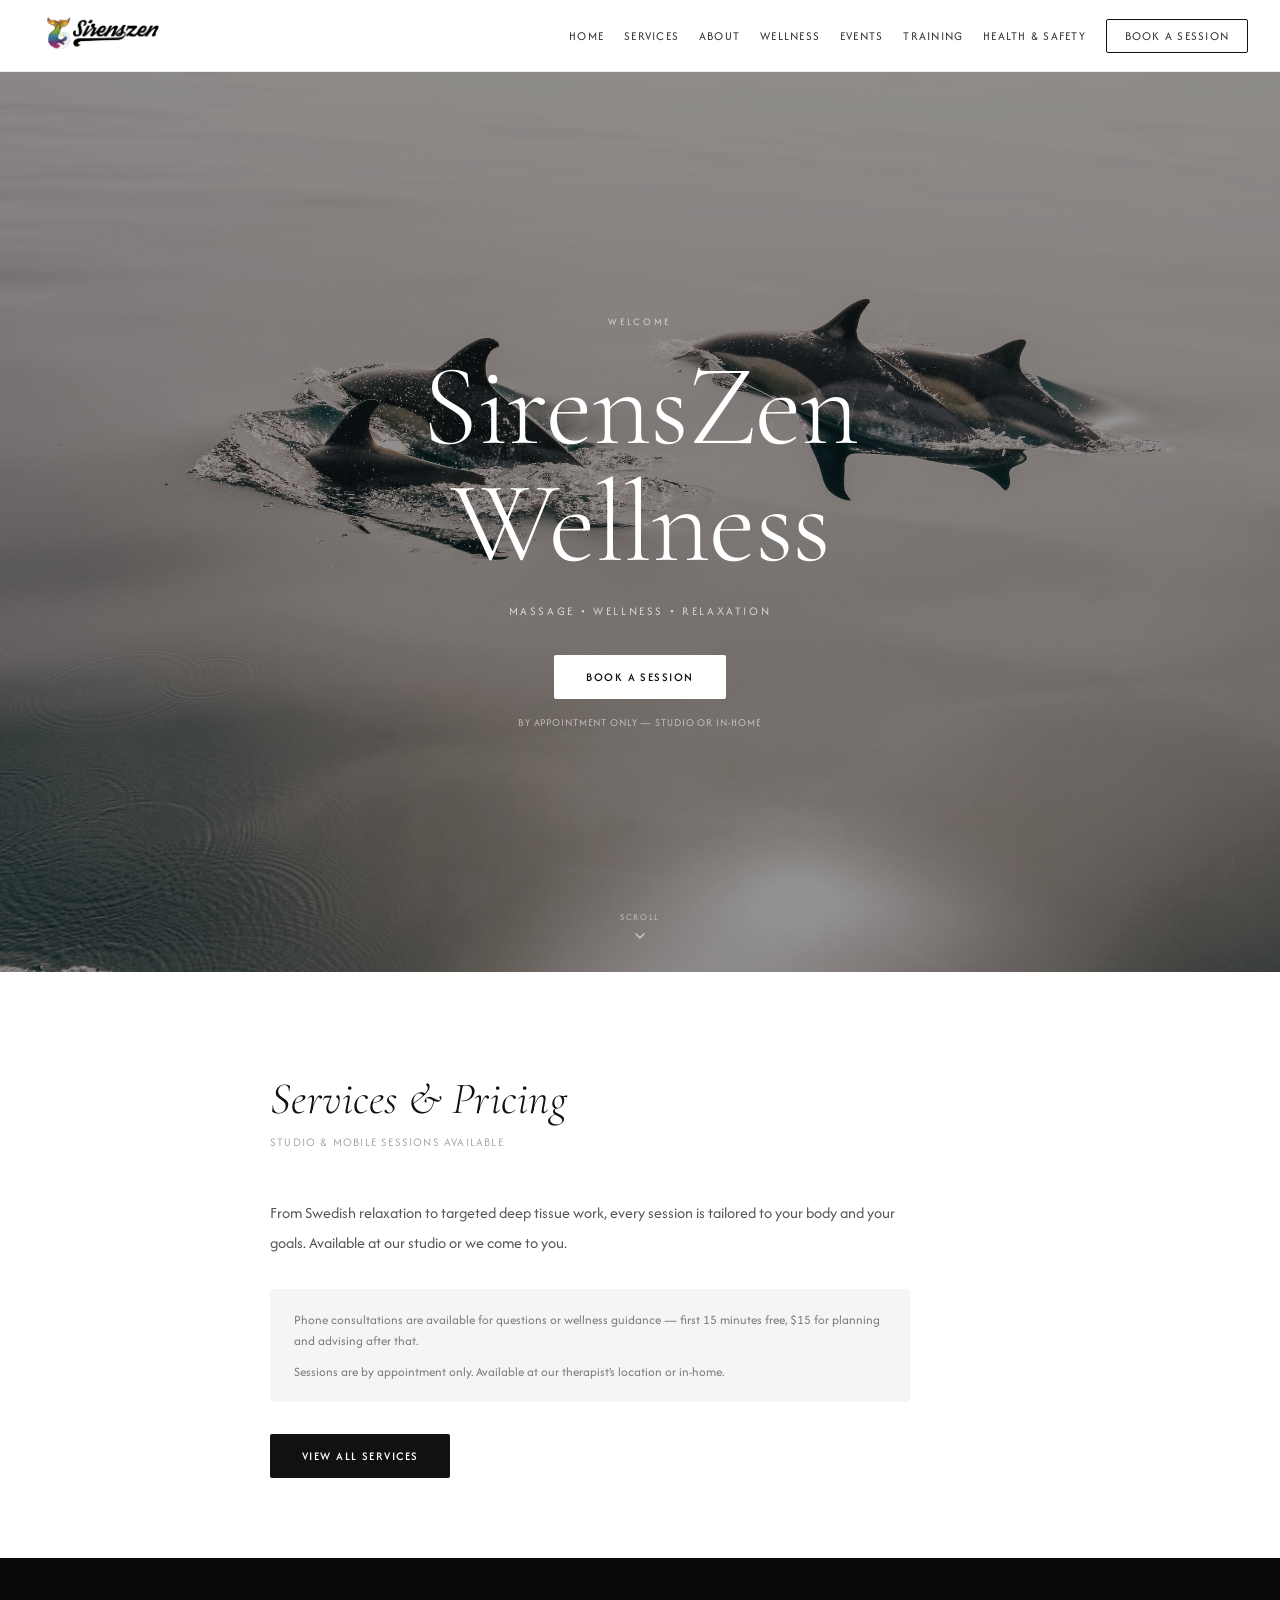
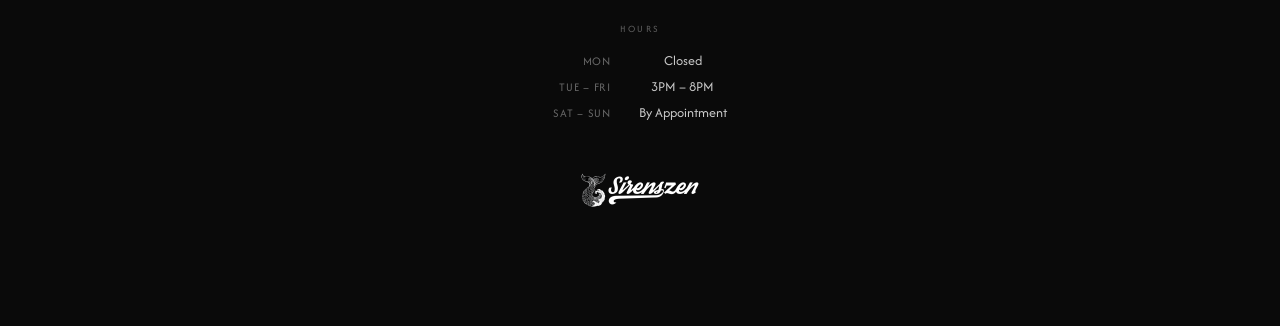
<file: index.html>
<!DOCTYPE html>
<html lang="en">
<head>
  <meta charset="UTF-8">
  <meta name="viewport" content="width=device-width, initial-scale=1.0">
  <title>SirensZen Massage &amp; Wellness | Baltimore, MD</title>
  <meta name="description" content="Baltimore's premier massage therapy studio. Swedish, deep tissue, prenatal & mobile sessions. Book your moment of total relaxation with SirensZen.">
  <link rel="canonical" href="https://sirenszenwellness.com/">
  <meta name="robots" content="index, follow">
  <meta name="theme-color" content="#0a0a0a">
  <meta property="og:type" content="website">
  <meta property="og:site_name" content="SirensZen Massage & Wellness">
  <meta property="og:url" content="https://sirenszenwellness.com/">
  <meta property="og:title" content="SirensZen Massage & Wellness | Baltimore, MD">
  <meta property="og:description" content="Baltimore's premier massage therapy studio. Swedish, deep tissue, prenatal & mobile sessions. Book your moment of total relaxation with SirensZen.">
  <meta property="og:image" content="https://sirenszenwellness.com/img/color.png">
  <meta name="twitter:card" content="summary_large_image">
  <meta name="twitter:title" content="SirensZen Massage & Wellness | Baltimore, MD">
  <meta name="twitter:description" content="Baltimore's premier massage therapy studio. Swedish, deep tissue, prenatal & mobile sessions. Book your moment of total relaxation with SirensZen.">
  <meta name="twitter:image" content="https://sirenszenwellness.com/img/color.png">
  <link rel="icon" href="img/favicon.ico" type="image/x-icon">
  <link rel="apple-touch-icon" href="img/apple-touch-icon.png">
  <link rel="preconnect" href="https://fonts.googleapis.com">
  <link rel="preconnect" href="https://fonts.gstatic.com" crossorigin>
  <link href="https://fonts.googleapis.com/css2?family=Afacad+Flux:wght@100..1000&family=Cormorant+Garamond:ital,wght@0,300;0,400;1,300;1,400&display=swap" rel="stylesheet">
  <link rel="stylesheet" href="site/styles.css">
  <script type="application/ld+json">
  {
    "@context": "https://schema.org",
    "@type": "LocalBusiness",
    "name": "SirensZen Massage & Wellness",
    "url": "https://sirenszenwellness.com/",
    "telephone": "+14439395144",
    "email": "sirenszenmassage@gmail.com",
    "image": [
      "https://sirenszenwellness.com/img/color.png",
      "https://sirenszenwellness.com/img/toyin.jpeg"
    ],
    "description": "Baltimore's premier massage therapy studio offering Swedish, deep tissue, prenatal, and mobile massage sessions.",
    "priceRange": "$85-$200",
    "address": {
      "@type": "PostalAddress",
      "addressLocality": "Baltimore",
      "addressRegion": "MD",
      "addressCountry": "US"
    },
    "areaServed": {
      "@type": "Place",
      "name": "Baltimore, MD and surrounding areas"
    },
    "openingHoursSpecification": [
      {
        "@type": "OpeningHoursSpecification",
        "dayOfWeek": ["Tuesday", "Wednesday", "Thursday", "Friday"],
        "opens": "15:00",
        "closes": "20:00"
      },
      {
        "@type": "OpeningHoursSpecification",
        "dayOfWeek": ["Saturday", "Sunday"],
        "description": "By Appointment"
      }
    ],
    "hasOfferCatalog": {
      "@type": "OfferCatalog",
      "name": "Massage Services",
      "itemListElement": [
        {"@type": "Offer", "itemOffered": {"@type": "Service", "name": "Swedish Massage"}},
        {"@type": "Offer", "itemOffered": {"@type": "Service", "name": "Deep Tissue Massage"}},
        {"@type": "Offer", "itemOffered": {"@type": "Service", "name": "Prenatal Massage"}},
        {"@type": "Offer", "itemOffered": {"@type": "Service", "name": "Sports Massage"}},
        {"@type": "Offer", "itemOffered": {"@type": "Service", "name": "Trigger Point Therapy"}},
        {"@type": "Offer", "itemOffered": {"@type": "Service", "name": "Reflexology"}},
        {"@type": "Offer", "itemOffered": {"@type": "Service", "name": "Myofascial Release"}},
        {"@type": "Offer", "itemOffered": {"@type": "Service", "name": "Mobile Massage"}}
      ]
    }
  }
  </script>
  <script type="application/ld+json">
  {
    "@context": "https://schema.org",
    "@type": "BreadcrumbList",
    "itemListElement": [
      {"@type": "ListItem", "position": 1, "name": "Home", "item": "https://sirenszenwellness.com/"},
      {"@type": "ListItem", "position": 2, "name": "Services", "item": "https://sirenszenwellness.com/services.html"},
      {"@type": "ListItem", "position": 3, "name": "About", "item": "https://sirenszenwellness.com/about.html"},
      {"@type": "ListItem", "position": 4, "name": "Wellness", "item": "https://sirenszenwellness.com/wellness.html"},
      {"@type": "ListItem", "position": 5, "name": "Events", "item": "https://sirenszenwellness.com/events.html"},
      {"@type": "ListItem", "position": 6, "name": "Training", "item": "https://sirenszenwellness.com/training.html"},
      {"@type": "ListItem", "position": 7, "name": "Health & Safety", "item": "https://sirenszenwellness.com/health-safety.html"},
      {"@type": "ListItem", "position": 8, "name": "Book a Session", "item": "https://sirenszenwellness.com/book.html"}
    ]
  }
  </script>
</head>
<body>

<header class="top-nav">
  <div class="logo">
    <a href="index.html"><img src="img/color.png" width="1191" height="454" alt="Sirenszen Wellness Logo"></a>
  </div>
  <button class="nav-toggle" aria-label="Toggle navigation" aria-expanded="false">
    <span></span><span></span><span></span>
  </button>
  <nav id="main-nav">
    <a href="index.html">Home</a>
    <a href="services.html">Services</a>
    <a href="about.html">About</a>
    <a href="wellness.html">Wellness</a>
    <a href="events.html">Events</a>
    <a href="training.html">Training</a>
    <a href="health-safety.html">Health &amp; Safety</a>
    <a href="https://forms.gle/J6xCLqXPnUwk227q6" target="_blank" rel="noopener" class="nav-book">Book a Session</a>
  </nav>
</header>

<main>

  <!-- Hero -->
  <section id="home">
    <div class="hero-content">
      <p class="hero-eyebrow">Welcome</p>
      <h1 class="hero-title">SirensZen<br>Wellness</h1>
      <p class="hero-sub">Massage &bull; Wellness &bull; Relaxation</p>
      <a href="https://forms.gle/J6xCLqXPnUwk227q6" class="btn-primary" target="_blank" rel="noopener">Book a Session</a>
      <p class="hero-book-note">By appointment only &mdash; studio or in-home</p>
    </div>
    <div class="scroll-indicator">
      <span>Scroll</span>
      <svg viewBox="0 0 24 24"><polyline points="6 9 12 15 18 9"></polyline></svg>
    </div>
  </section>

  <!-- Services Teaser -->
  <section class="services-teaser reveal">
    <div class="services-teaser-text">
      <h2 class="section-heading">Services &amp; Pricing</h2>
      <p class="section-sub">Studio &amp; mobile sessions available</p>
      <p class="page-intro" style="margin-bottom: 32px;">From Swedish relaxation to targeted deep tissue work, every session is tailored to your body and your goals. Available at our studio or we come to you.</p>
      <div class="booking-note">
        <p>Phone consultations are available for questions or wellness guidance &mdash; first 15 minutes free, $15 for planning and advising after that.</p>
        <p>Sessions are by appointment only. Available at our therapist's location or in-home.</p>
      </div>
      <a href="services.html" class="btn-dark">View All Services</a>
    </div>
  </section>

</main>

<footer>
  <div class="footer-inner">
    <div class="footer-hours reveal">
      <div class="footer-label">Hours</div>
      <div class="hours-grid">
        <span class="day">Mon</span>        <span class="time">Closed</span>
        <span class="day">Tue – Fri</span>  <span class="time">3PM – 8PM</span>
        <span class="day">Sat – Sun</span>  <span class="time">By Appointment</span>
      </div>
    </div>
    <div class="footer-logo reveal">
      <img src="img/1-color-ko.png" width="300" height="114" alt="Sirenszen Wellness" loading="lazy">
    </div>
    <div class="footer-contact reveal">
      <a href="tel:+14439395144">(443) 939-5144</a>
      <a href="mailto:sirenszenmassage@gmail.com">sirenszenmassage@gmail.com</a>
    </div>
  </div>
</footer>

<script src="site/scroll.js"></script>

</body>
</html>
</file>
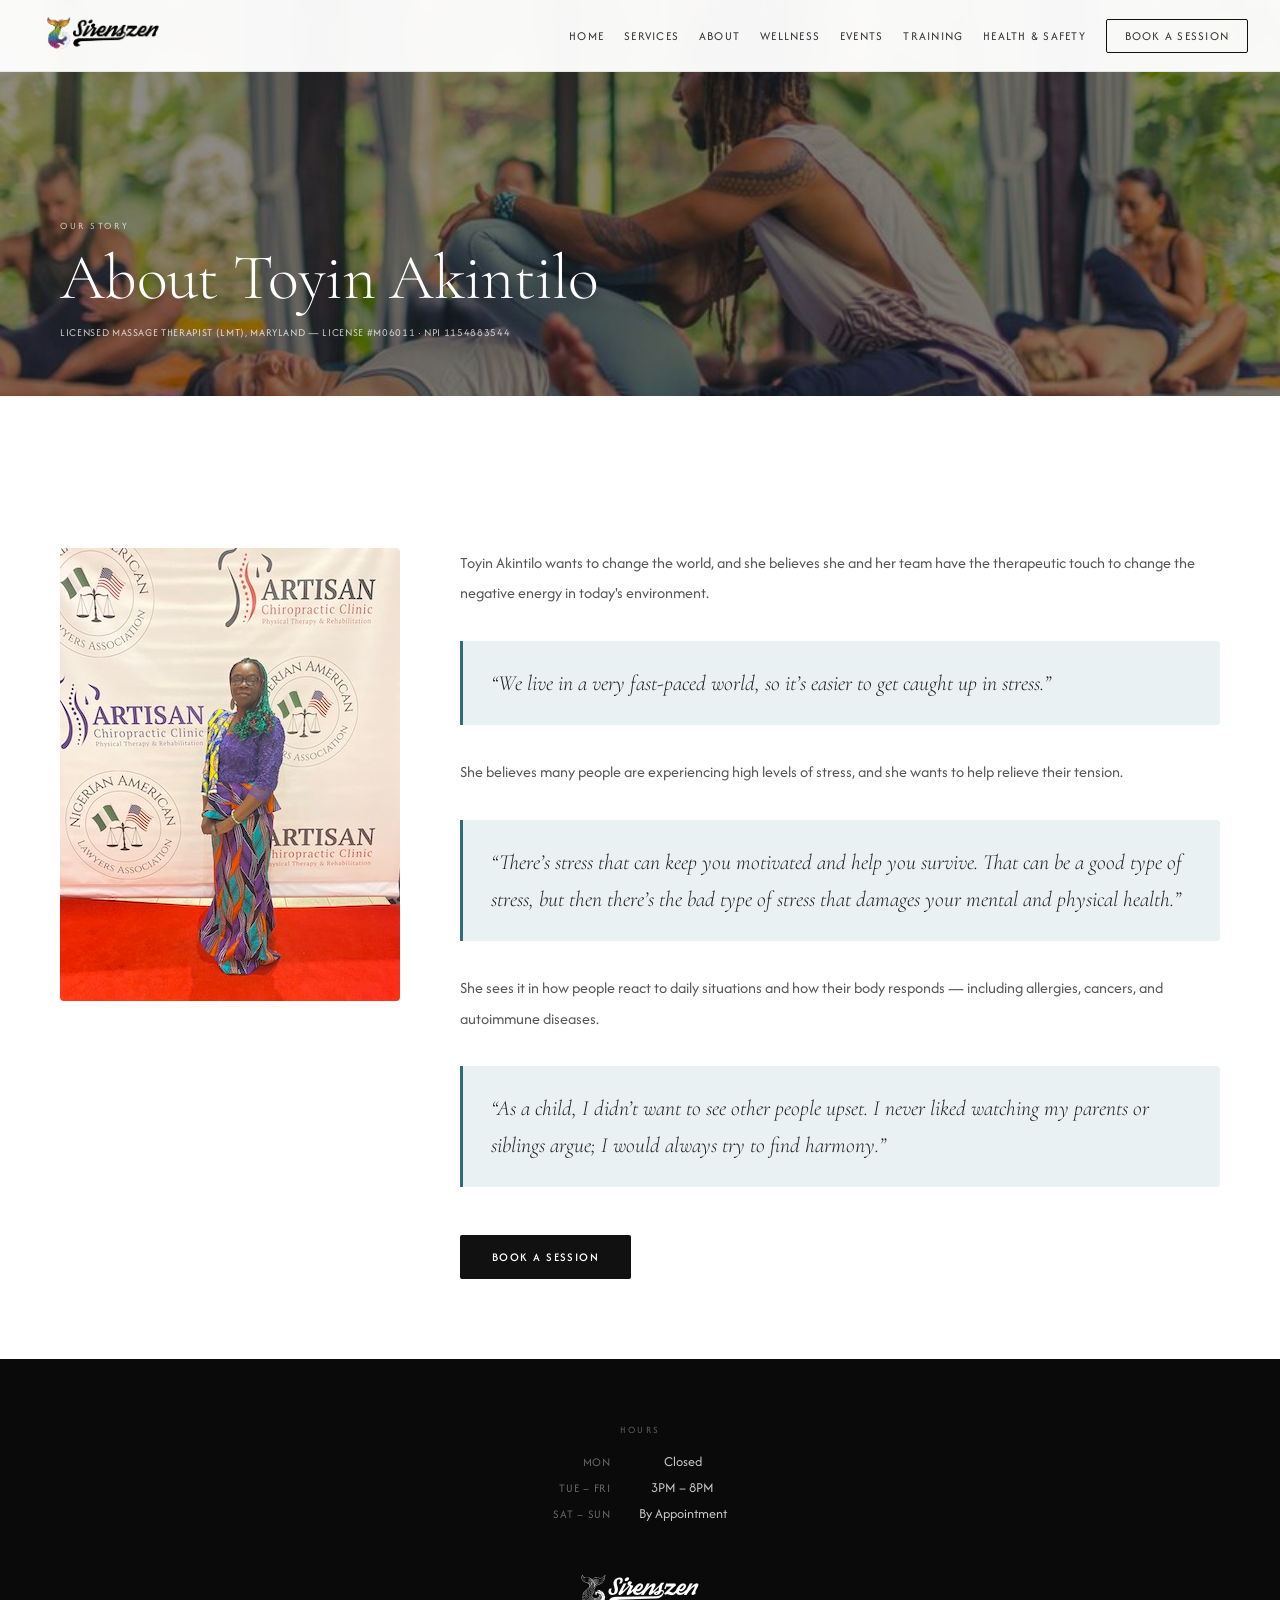
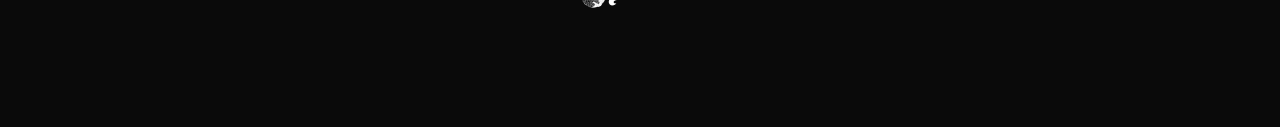
<file: about.html>
<!DOCTYPE html>
<html lang="en">
<head>
  <meta charset="UTF-8">
  <meta name="viewport" content="width=device-width, initial-scale=1.0">
  <title>About Toyin Akintilo | SirensZen Massage &amp; Wellness</title>
  <meta name="description" content="Meet Toyin Akintilo, founder of SirensZen. Licensed massage therapist on a mission to bring harmony, healing, and relief from stress to Baltimore and beyond.">
  <link rel="canonical" href="https://sirenszenwellness.com/about.html">
  <meta name="robots" content="index, follow">
  <meta name="theme-color" content="#0a0a0a">
  <meta property="og:type" content="website">
  <meta property="og:site_name" content="SirensZen Massage & Wellness">
  <meta property="og:url" content="https://sirenszenwellness.com/about.html">
  <meta property="og:title" content="About Toyin Akintilo | SirensZen Massage & Wellness">
  <meta property="og:description" content="Meet Toyin Akintilo, founder of SirensZen. Licensed massage therapist on a mission to bring harmony, healing, and relief from stress to Baltimore and beyond.">
  <meta property="og:image" content="https://sirenszenwellness.com/img/color.png">
  <meta name="twitter:card" content="summary_large_image">
  <meta name="twitter:title" content="About Toyin Akintilo | SirensZen Massage & Wellness">
  <meta name="twitter:description" content="Meet Toyin Akintilo, founder of SirensZen. Licensed massage therapist on a mission to bring harmony, healing, and relief from stress to Baltimore and beyond.">
  <meta name="twitter:image" content="https://sirenszenwellness.com/img/color.png">
  <link rel="icon" href="img/favicon.ico" type="image/x-icon">
  <link rel="apple-touch-icon" href="img/apple-touch-icon.png">
  <link rel="preconnect" href="https://fonts.googleapis.com">
  <link rel="preconnect" href="https://fonts.gstatic.com" crossorigin>
  <link href="https://fonts.googleapis.com/css2?family=Afacad+Flux:wght@100..1000&family=Cormorant+Garamond:ital,wght@0,300;0,400;1,300;1,400&display=swap" rel="stylesheet">
  <link rel="stylesheet" href="site/styles.css">
  <script type="application/ld+json">
  {
    "@context": "https://schema.org",
    "@type": "Person",
    "name": "Toyin Akintilo",
    "jobTitle": "Licensed Massage Therapist (LMT)",
    "worksFor": {
      "@type": "LocalBusiness",
      "name": "SirensZen Massage & Wellness",
      "url": "https://sirenszenwellness.com/"
    },
    "identifier": [
      {"@type": "PropertyValue", "name": "NPI", "value": "1154883544"},
      {"@type": "PropertyValue", "name": "CAQH", "value": "15669934"}
    ],
    "hasCredential": {
      "@type": "EducationalOccupationalCredential",
      "credentialCategory": "license",
      "name": "Licensed Massage Therapist (LMT), Maryland",
      "identifier": "M06011",
      "recognizedBy": {"@type": "State", "name": "Maryland"}
    }
  }
  </script>
</head>
<body>

<header class="top-nav">
  <div class="logo">
    <a href="index.html"><img src="img/color.png" width="1191" height="454" alt="Sirenszen Wellness Logo"></a>
  </div>
  <button class="nav-toggle" aria-label="Toggle navigation" aria-expanded="false">
    <span></span><span></span><span></span>
  </button>
  <nav id="main-nav">
    <a href="index.html">Home</a>
    <a href="services.html">Services</a>
    <a href="about.html">About</a>
    <a href="wellness.html">Wellness</a>
    <a href="events.html">Events</a>
    <a href="training.html">Training</a>
    <a href="health-safety.html">Health &amp; Safety</a>
    <a href="https://forms.gle/J6xCLqXPnUwk227q6" target="_blank" rel="noopener" class="nav-book">Book a Session</a>
  </nav>
</header>

<div class="page-hero" style="background-image: url('img/healing.jpg');">
  <div class="page-hero-content">
    <p class="page-hero-eyebrow">Our Story</p>
    <h1 class="page-hero-title">About Toyin Akintilo</h1>
    <p class="page-hero-credentials">Licensed Massage Therapist (LMT), Maryland &mdash; License #M06011 &middot; NPI 1154883544</p>
  </div>
</div>

<main>
  <div class="page-content">
    <div class="about-layout reveal">

      <!-- CLIENT PHOTO GOES HERE -->
      <div class="about-photo-placeholder">
        <img src="img/toyin.jpeg" width="340" height="453" alt="Photo of Toyin Akintilo" loading="lazy">
      </div>

      <div class="about-bio">
        <p>Toyin Akintilo wants to change the world, and she believes she and her team have the therapeutic touch to change the negative energy in today's environment.</p>
        <blockquote class="toyin-quote reveal">“We live in a very fast-paced world, so it’s easier to get caught up in stress.”</blockquote>
        <p>She believes many people are experiencing high levels of stress, and she wants to help relieve their tension.</p>
        <blockquote class="toyin-quote reveal">“There’s stress that can keep you motivated and help you survive. That can be a good type of stress, but then there’s the bad type of stress that damages your mental and physical health.”</blockquote>
        <p>She sees it in how people react to daily situations and how their body responds — including allergies, cancers, and autoimmune diseases.</p>
        <blockquote class="toyin-quote reveal">“As a child, I didn’t want to see other people upset. I never liked watching my parents or siblings argue; I would always try to find harmony.”</blockquote>
        <a href="https://forms.gle/J6xCLqXPnUwk227q6" class="btn-dark" target="_blank" rel="noopener" style="margin-top: 16px;">Book a Session</a>
      </div>

    </div>
  </div>
</main>

<footer>
  <div class="footer-inner">
    <div class="footer-hours reveal">
      <div class="footer-label">Hours</div>
      <div class="hours-grid">
        <span class="day">Mon</span>        <span class="time">Closed</span>
        <span class="day">Tue – Fri</span>  <span class="time">3PM – 8PM</span>
        <span class="day">Sat – Sun</span>  <span class="time">By Appointment</span>
      </div>
    </div>
    <div class="footer-logo reveal">
      <img src="img/1-color-ko.png" width="300" height="114" alt="Sirenszen Wellness" loading="lazy">
    </div>
    <div class="footer-contact reveal">
      <a href="tel:+14439395144">(443) 939-5144</a>
      <a href="mailto:sirenszenmassage@gmail.com">sirenszenmassage@gmail.com</a>
    </div>
  </div>
</footer>

<script src="site/scroll.js"></script>

</body>
</html>
</file>
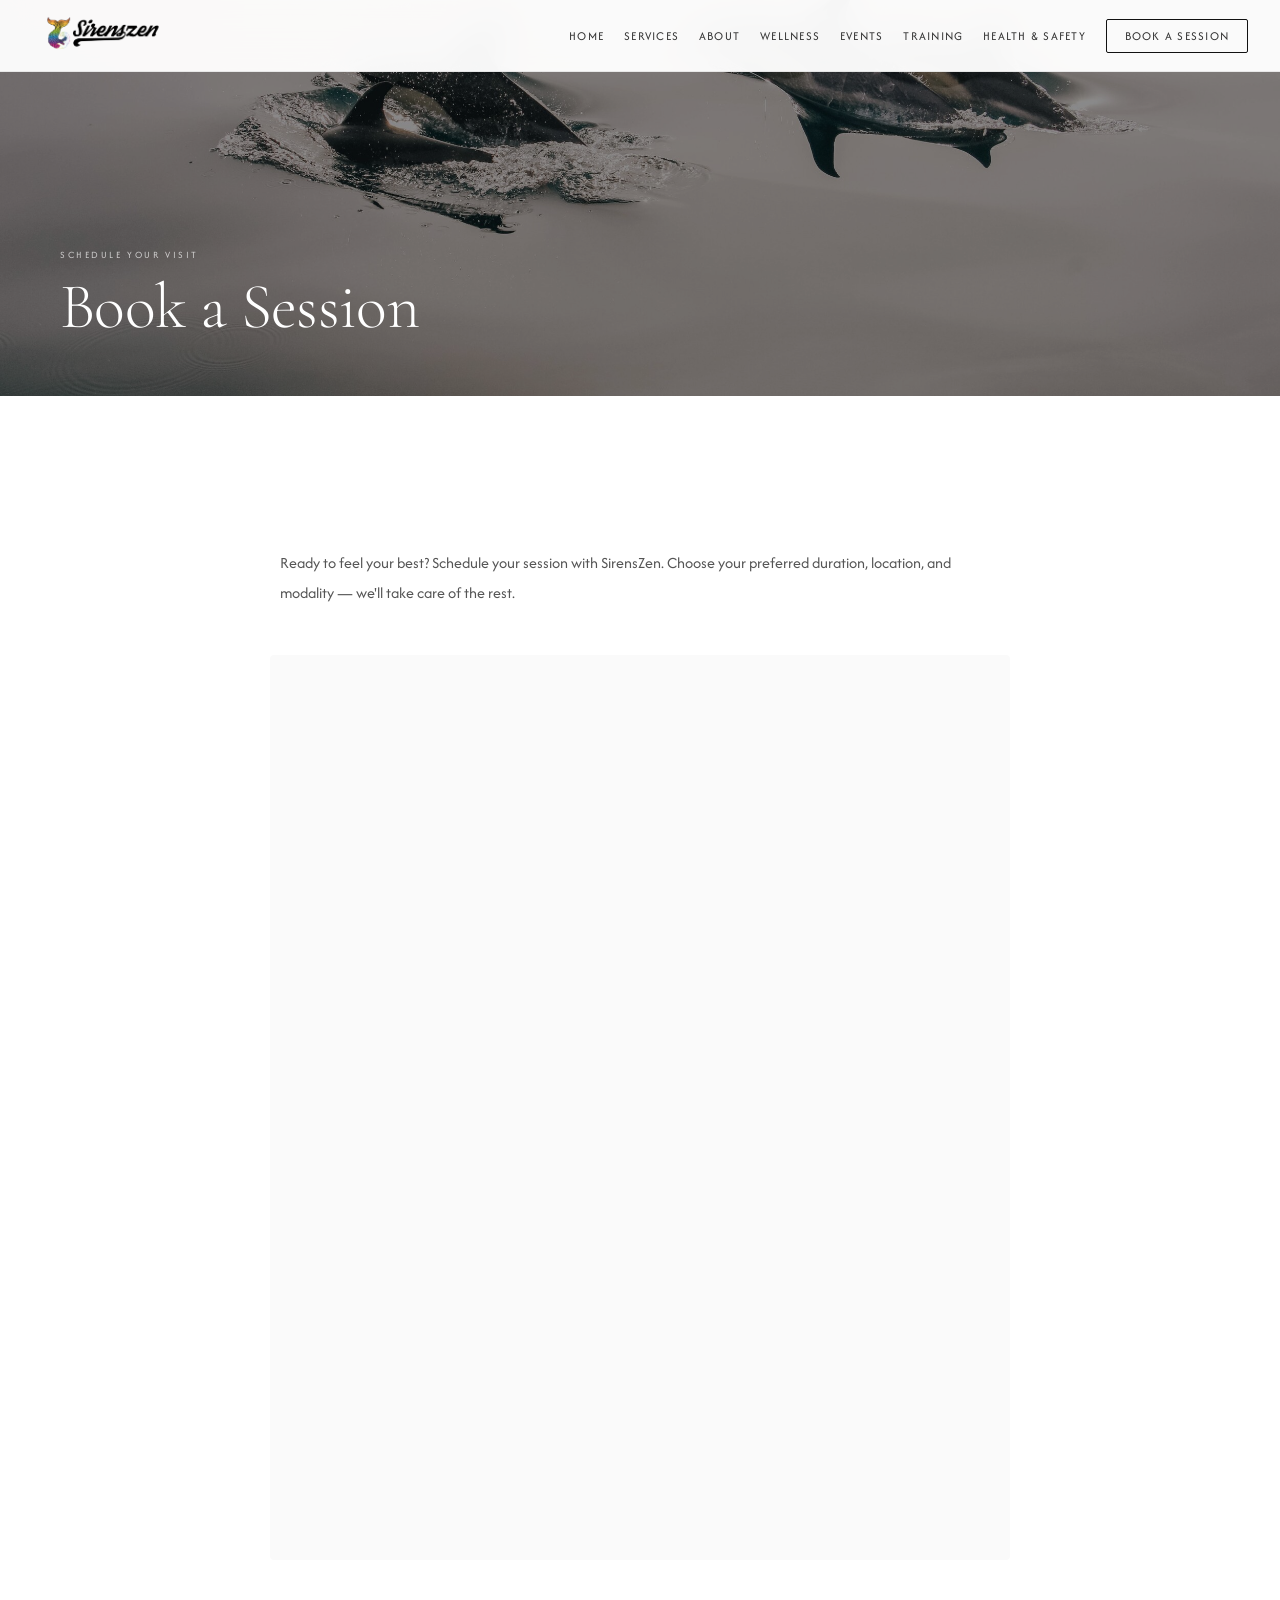
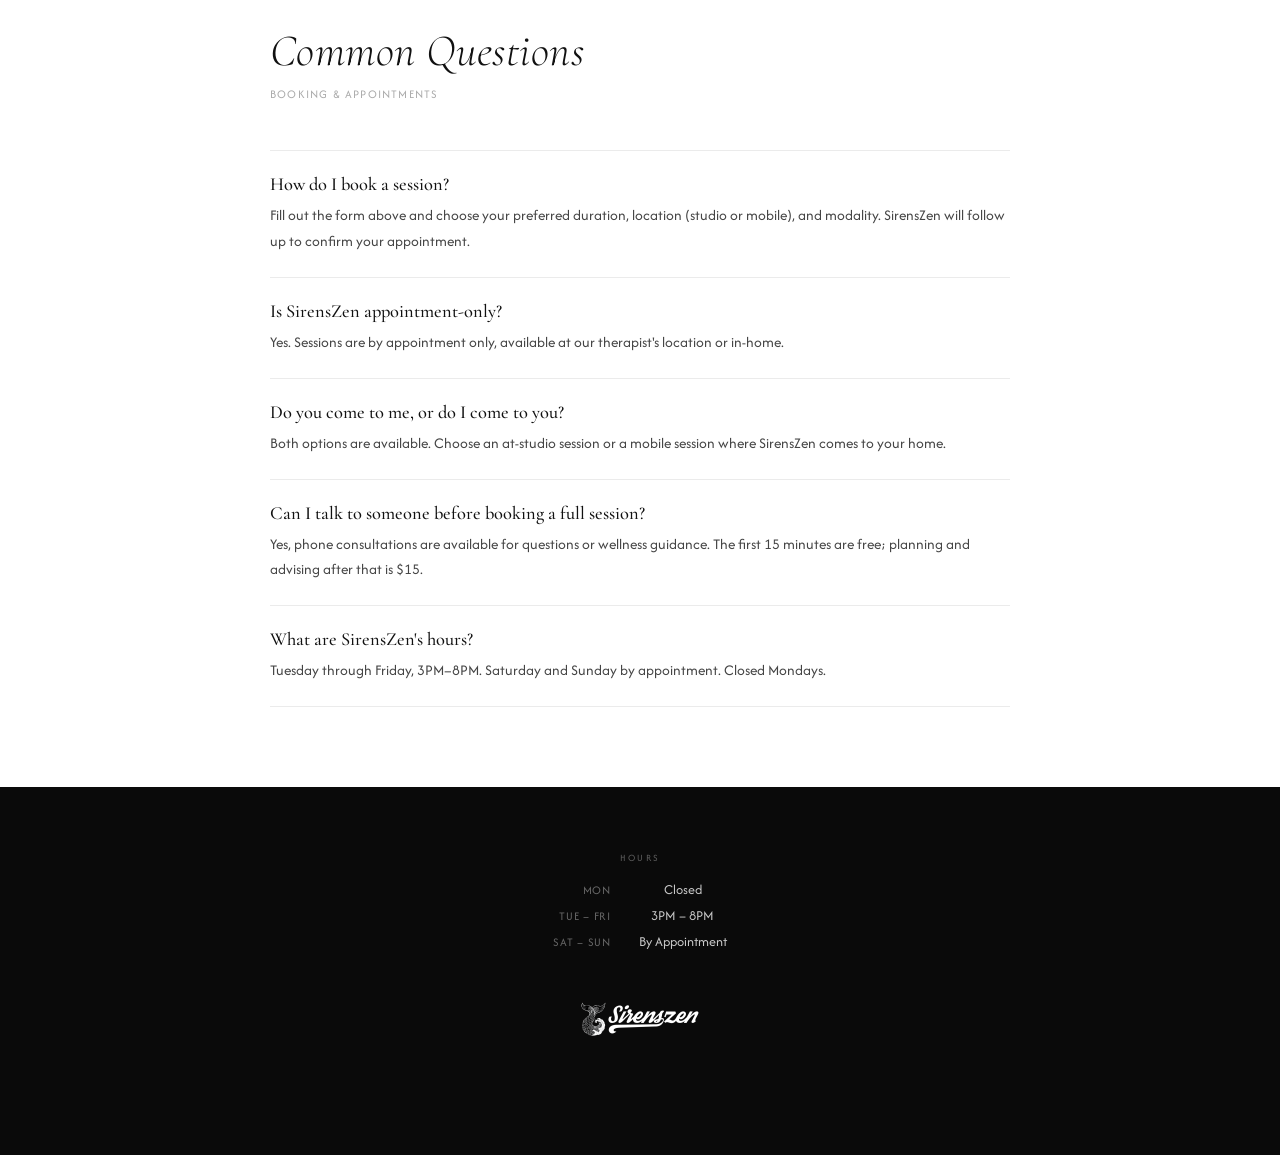
<file: book.html>
<!DOCTYPE html>
<html lang="en">
<head>
  <meta charset="UTF-8">
  <meta name="viewport" content="width=device-width, initial-scale=1.0">
  <title>Book a Massage Session | SirensZen Baltimore</title>
  <meta name="description" content="Ready to feel your best? Book a massage session with SirensZen Wellness in Baltimore. Studio and mobile appointments available — we come to you.">
  <link rel="canonical" href="https://sirenszenwellness.com/book.html">
  <meta name="robots" content="index, follow">
  <meta name="theme-color" content="#0a0a0a">
  <meta property="og:type" content="website">
  <meta property="og:site_name" content="SirensZen Massage & Wellness">
  <meta property="og:url" content="https://sirenszenwellness.com/book.html">
  <meta property="og:title" content="Book a Massage Session | SirensZen Baltimore">
  <meta property="og:description" content="Ready to feel your best? Book a massage session with SirensZen Wellness in Baltimore. Studio and mobile appointments available — we come to you.">
  <meta property="og:image" content="https://sirenszenwellness.com/img/color.png">
  <meta name="twitter:card" content="summary_large_image">
  <meta name="twitter:title" content="Book a Massage Session | SirensZen Baltimore">
  <meta name="twitter:description" content="Ready to feel your best? Book a massage session with SirensZen Wellness in Baltimore. Studio and mobile appointments available — we come to you.">
  <meta name="twitter:image" content="https://sirenszenwellness.com/img/color.png">
  <link rel="icon" href="img/favicon.ico" type="image/x-icon">
  <link rel="apple-touch-icon" href="img/apple-touch-icon.png">
  <link rel="preconnect" href="https://fonts.googleapis.com">
  <link rel="preconnect" href="https://fonts.gstatic.com" crossorigin>
  <link href="https://fonts.googleapis.com/css2?family=Afacad+Flux:wght@100..1000&family=Cormorant+Garamond:ital,wght@0,300;0,400;1,300;1,400&display=swap" rel="stylesheet">
  <link rel="stylesheet" href="site/styles.css">
  <script type="application/ld+json">
  {
    "@context": "https://schema.org",
    "@type": "FAQPage",
    "mainEntity": [
      {
        "@type": "Question",
        "name": "How do I book a session?",
        "acceptedAnswer": {"@type": "Answer", "text": "Fill out the booking form and choose your preferred duration, location (studio or mobile), and modality. SirensZen will follow up to confirm your appointment."}
      },
      {
        "@type": "Question",
        "name": "Is SirensZen appointment-only?",
        "acceptedAnswer": {"@type": "Answer", "text": "Yes. Sessions are by appointment only, available at our therapist's location or in-home."}
      },
      {
        "@type": "Question",
        "name": "Do you come to me, or do I come to you?",
        "acceptedAnswer": {"@type": "Answer", "text": "Both options are available. Choose an at-studio session or a mobile session where SirensZen comes to your home."}
      },
      {
        "@type": "Question",
        "name": "Can I talk to someone before booking a full session?",
        "acceptedAnswer": {"@type": "Answer", "text": "Yes, phone consultations are available for questions or wellness guidance. The first 15 minutes are free; planning and advising after that is $15."}
      },
      {
        "@type": "Question",
        "name": "What are SirensZen's hours?",
        "acceptedAnswer": {"@type": "Answer", "text": "Tuesday through Friday, 3PM-8PM. Saturday and Sunday by appointment. Closed Mondays."}
      }
    ]
  }
  </script>
</head>
<body>

<header class="top-nav">
  <div class="logo">
    <a href="index.html"><img src="img/color.png" width="1191" height="454" alt="Sirenszen Wellness Logo"></a>
  </div>
  <button class="nav-toggle" aria-label="Toggle navigation" aria-expanded="false">
    <span></span><span></span><span></span>
  </button>
  <nav id="main-nav">
    <a href="index.html">Home</a>
    <a href="services.html">Services</a>
    <a href="about.html">About</a>
    <a href="wellness.html">Wellness</a>
    <a href="events.html">Events</a>
    <a href="training.html">Training</a>
    <a href="health-safety.html">Health &amp; Safety</a>
    <a href="https://forms.gle/J6xCLqXPnUwk227q6" target="_blank" rel="noopener" class="nav-book">Book a Session</a>
  </nav>
</header>

<div class="page-hero" style="background-image: url('img/dolphins.jpg');">
  <div class="page-hero-content">
    <p class="page-hero-eyebrow">Schedule Your Visit</p>
    <h1 class="page-hero-title">Book a Session</h1>
  </div>
</div>

<main>
  <div class="book-content reveal">
    <p class="page-intro">Ready to feel your best? Schedule your session with SirensZen. Choose your preferred duration, location, and modality — we'll take care of the rest.</p>
    <div class="book-iframe-wrap">
      <iframe
        src="https://docs.google.com/forms/d/e/1FAIpQLSdP0QqAmHGpkToYcmoVR-vnmdN-3TNEE9e7inbFKm2st1fdCg/viewform?embedded=true"
        width="100%"
        height="900"
        frameborder="0"
        marginheight="0"
        marginwidth="0"
        title="Book a Session with Sirenszen Wellness">
        Loading form…
      </iframe>
    </div>

    <div class="faq-block reveal">
      <h2 class="section-heading">Common Questions</h2>
      <p class="section-sub">Booking &amp; appointments</p>

      <div class="faq-item">
        <h3 class="faq-question">How do I book a session?</h3>
        <p class="faq-answer">Fill out the form above and choose your preferred duration, location (studio or mobile), and modality. SirensZen will follow up to confirm your appointment.</p>
      </div>

      <div class="faq-item">
        <h3 class="faq-question">Is SirensZen appointment-only?</h3>
        <p class="faq-answer">Yes. Sessions are by appointment only, available at our therapist's location or in-home.</p>
      </div>

      <div class="faq-item">
        <h3 class="faq-question">Do you come to me, or do I come to you?</h3>
        <p class="faq-answer">Both options are available. Choose an at-studio session or a mobile session where SirensZen comes to your home.</p>
      </div>

      <div class="faq-item">
        <h3 class="faq-question">Can I talk to someone before booking a full session?</h3>
        <p class="faq-answer">Yes, phone consultations are available for questions or wellness guidance. The first 15 minutes are free; planning and advising after that is $15.</p>
      </div>

      <div class="faq-item">
        <h3 class="faq-question">What are SirensZen's hours?</h3>
        <p class="faq-answer">Tuesday through Friday, 3PM&ndash;8PM. Saturday and Sunday by appointment. Closed Mondays.</p>
      </div>
    </div>
  </div>
</main>

<footer>
  <div class="footer-inner">
    <div class="footer-hours reveal">
      <div class="footer-label">Hours</div>
      <div class="hours-grid">
        <span class="day">Mon</span>        <span class="time">Closed</span>
        <span class="day">Tue – Fri</span>  <span class="time">3PM – 8PM</span>
        <span class="day">Sat – Sun</span>  <span class="time">By Appointment</span>
      </div>
    </div>
    <div class="footer-logo reveal">
      <img src="img/1-color-ko.png" width="300" height="114" alt="Sirenszen Wellness" loading="lazy">
    </div>
    <div class="footer-contact reveal">
      <a href="tel:+14439395144">(443) 939-5144</a>
      <a href="mailto:sirenszenmassage@gmail.com">sirenszenmassage@gmail.com</a>
    </div>
  </div>
</footer>

<script src="site/scroll.js"></script>

</body>
</html>
</file>
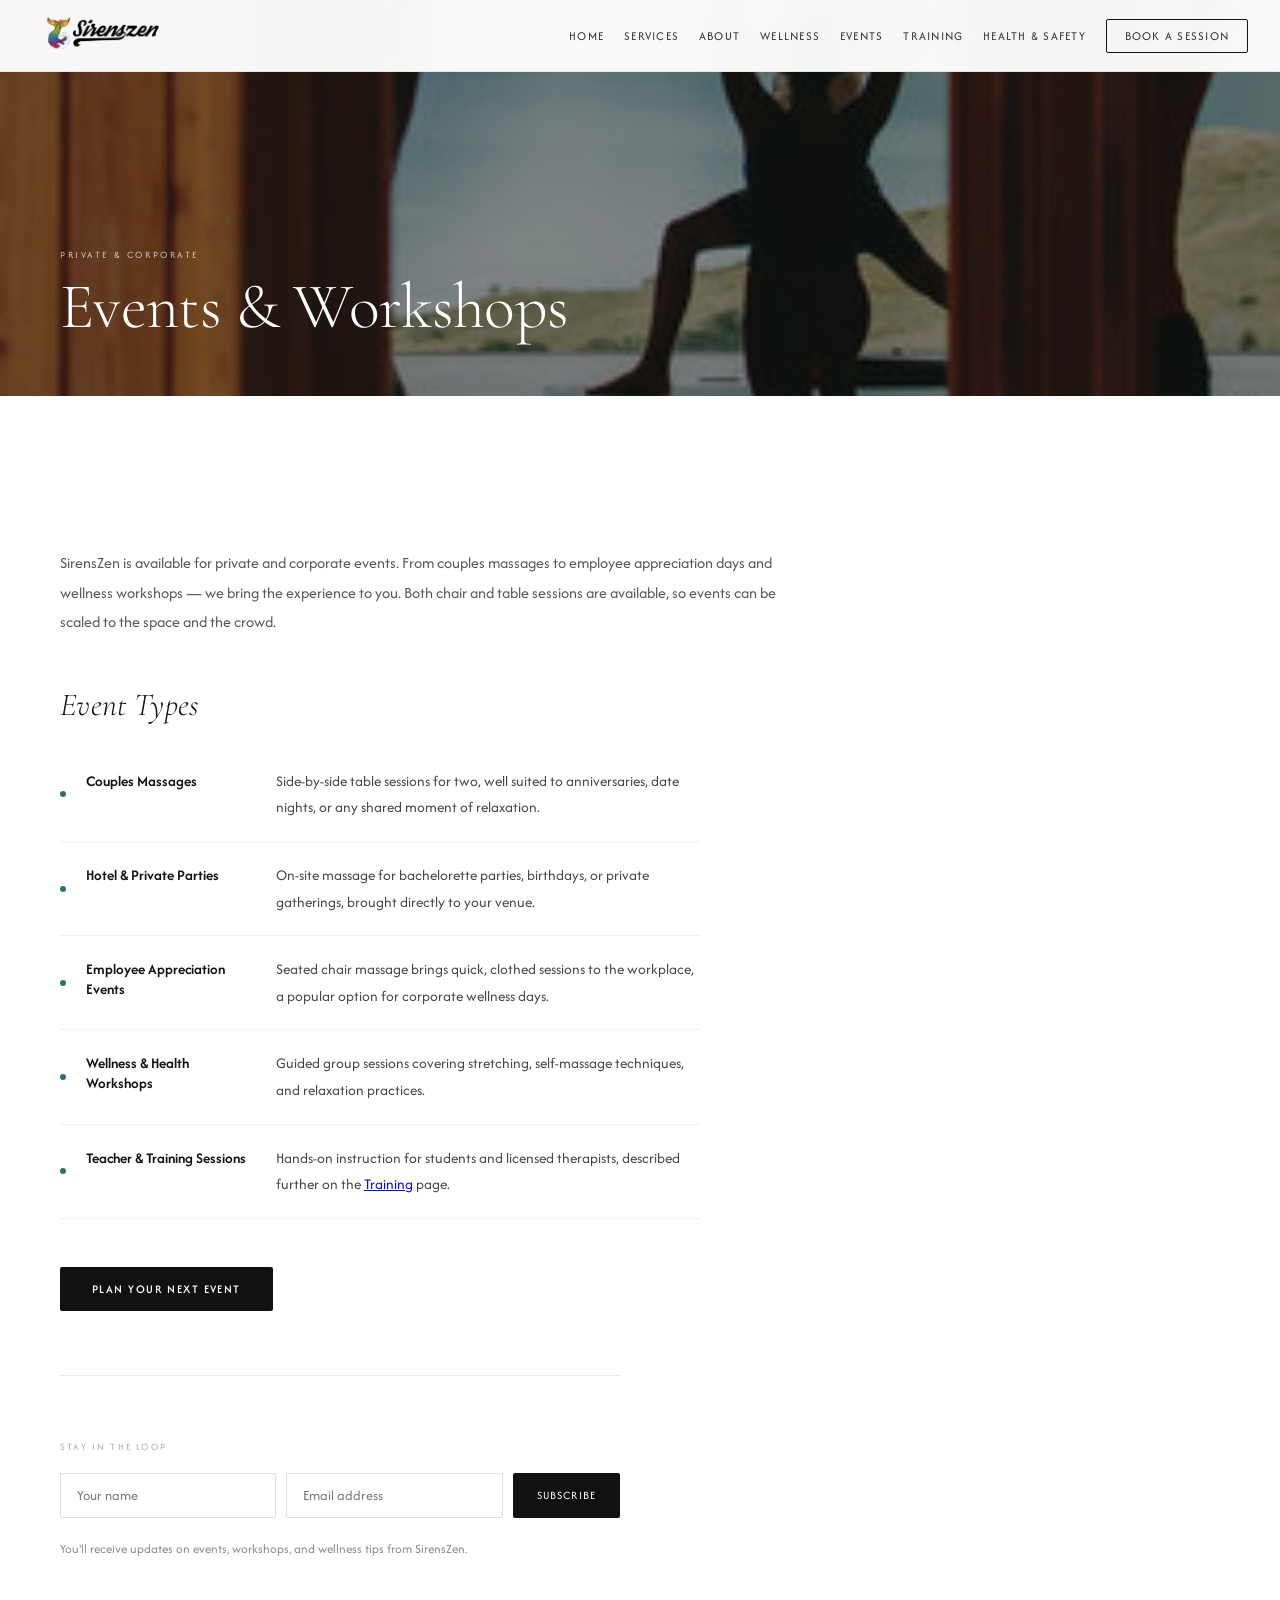
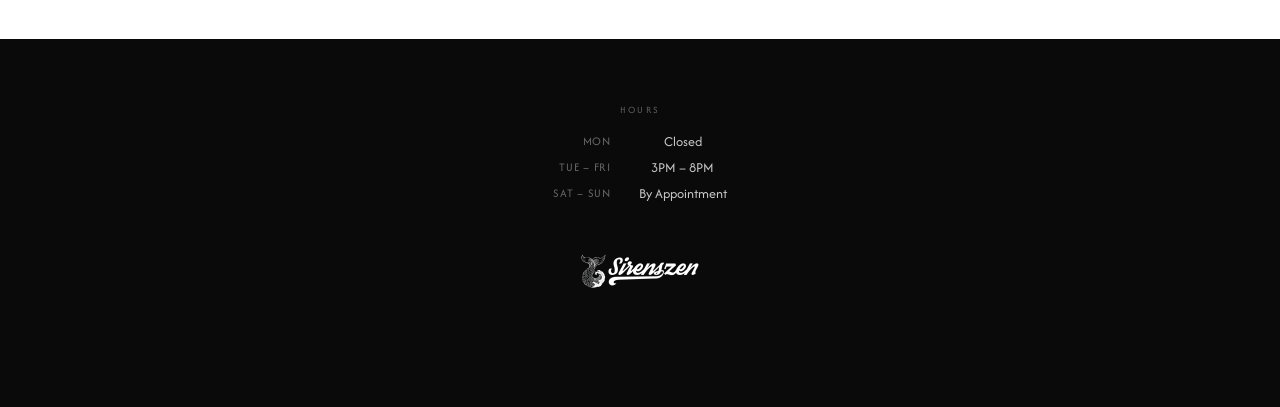
<file: events.html>
<!DOCTYPE html>
<html lang="en">
<head>
  <meta charset="UTF-8">
  <meta name="viewport" content="width=device-width, initial-scale=1.0">
  <title>Massage Events &amp; Workshops | SirensZen Baltimore</title>
  <meta name="description" content="Book SirensZen for couples massages, corporate wellness events, hotel parties & wellness workshops in Baltimore. Chair and table events available.">
  <link rel="canonical" href="https://sirenszenwellness.com/events.html">
  <meta name="robots" content="index, follow">
  <meta name="theme-color" content="#0a0a0a">
  <meta property="og:type" content="website">
  <meta property="og:site_name" content="SirensZen Massage & Wellness">
  <meta property="og:url" content="https://sirenszenwellness.com/events.html">
  <meta property="og:title" content="Massage Events & Workshops | SirensZen Baltimore">
  <meta property="og:description" content="Book SirensZen for couples massages, corporate wellness events, hotel parties & wellness workshops in Baltimore. Chair and table events available.">
  <meta property="og:image" content="https://sirenszenwellness.com/img/color.png">
  <meta name="twitter:card" content="summary_large_image">
  <meta name="twitter:title" content="Massage Events & Workshops | SirensZen Baltimore">
  <meta name="twitter:description" content="Book SirensZen for couples massages, corporate wellness events, hotel parties & wellness workshops in Baltimore. Chair and table events available.">
  <meta name="twitter:image" content="https://sirenszenwellness.com/img/color.png">
  <link rel="icon" href="img/favicon.ico" type="image/x-icon">
  <link rel="apple-touch-icon" href="img/apple-touch-icon.png">
  <link rel="preconnect" href="https://fonts.googleapis.com">
  <link rel="preconnect" href="https://fonts.gstatic.com" crossorigin>
  <link href="https://fonts.googleapis.com/css2?family=Afacad+Flux:wght@100..1000&family=Cormorant+Garamond:ital,wght@0,300;0,400;1,300;1,400&display=swap" rel="stylesheet">
  <link rel="stylesheet" href="site/styles.css">
</head>
<body>

<header class="top-nav">
  <div class="logo">
    <a href="index.html"><img src="img/color.png" width="1191" height="454" alt="Sirenszen Wellness Logo"></a>
  </div>
  <button class="nav-toggle" aria-label="Toggle navigation" aria-expanded="false">
    <span></span><span></span><span></span>
  </button>
  <nav id="main-nav">
    <a href="index.html">Home</a>
    <a href="services.html">Services</a>
    <a href="about.html">About</a>
    <a href="wellness.html">Wellness</a>
    <a href="events.html">Events</a>
    <a href="training.html">Training</a>
    <a href="health-safety.html">Health &amp; Safety</a>
    <a href="https://forms.gle/J6xCLqXPnUwk227q6" target="_blank" rel="noopener" class="nav-book">Book a Session</a>
  </nav>
</header>

<div class="page-hero" style="background-image: url('img/stretch.jpeg');">
  <div class="page-hero-content">
    <p class="page-hero-eyebrow">Private &amp; Corporate</p>
    <h1 class="page-hero-title">Events &amp; Workshops</h1>
  </div>
</div>

<main>
  <div class="page-content reveal">
    <p class="page-intro">SirensZen is available for private and corporate events. From couples massages to employee appreciation days and wellness workshops — we bring the experience to you. Both chair and table sessions are available, so events can be scaled to the space and the crowd.</p>

    <h2 class="section-heading" style="font-size: clamp(1.4rem, 2.5vw, 2rem); margin-bottom: 24px;">Event Types</h2>

    <ul class="event-types-list">
      <li><span class="event-type-name">Couples Massages</span><span class="event-type-desc">Side-by-side table sessions for two, well suited to anniversaries, date nights, or any shared moment of relaxation.</span></li>
      <li><span class="event-type-name">Hotel &amp; Private Parties</span><span class="event-type-desc">On-site massage for bachelorette parties, birthdays, or private gatherings, brought directly to your venue.</span></li>
      <li><span class="event-type-name">Employee Appreciation Events</span><span class="event-type-desc">Seated chair massage brings quick, clothed sessions to the workplace, a popular option for corporate wellness days.</span></li>
      <li><span class="event-type-name">Wellness &amp; Health Workshops</span><span class="event-type-desc">Guided group sessions covering stretching, self-massage techniques, and relaxation practices.</span></li>
      <li><span class="event-type-name">Teacher &amp; Training Sessions</span><span class="event-type-desc">Hands-on instruction for students and licensed therapists, described further on the <a href="training.html">Training</a> page.</span></li>
    </ul>

    <a href="https://forms.gle/J6xCLqXPnUwk227q6" class="btn-dark" target="_blank" rel="noopener">Plan Your Next Event</a>

    <div class="newsletter-block">
      <h2 class="newsletter-label">Stay in the loop</h2>
      <form class="newsletter-form" action="mailto:sirenszenmassage@gmail.com" method="POST" enctype="text/plain">
        <input type="text" name="name" placeholder="Your name" autocomplete="name">
        <input type="email" name="email" placeholder="Email address" autocomplete="email">
        <button type="submit">Subscribe</button>
      </form>
      <p class="newsletter-note">You'll receive updates on events, workshops, and wellness tips from SirensZen.</p>
    </div>
  </div>
</main>

<footer>
  <div class="footer-inner">
    <div class="footer-hours reveal">
      <div class="footer-label">Hours</div>
      <div class="hours-grid">
        <span class="day">Mon</span>        <span class="time">Closed</span>
        <span class="day">Tue – Fri</span>  <span class="time">3PM – 8PM</span>
        <span class="day">Sat – Sun</span>  <span class="time">By Appointment</span>
      </div>
    </div>
    <div class="footer-logo reveal">
      <img src="img/1-color-ko.png" width="300" height="114" alt="Sirenszen Wellness" loading="lazy">
    </div>
    <div class="footer-contact reveal">
      <a href="tel:+14439395144">(443) 939-5144</a>
      <a href="mailto:sirenszenmassage@gmail.com">sirenszenmassage@gmail.com</a>
    </div>
  </div>
</footer>

<script src="site/scroll.js"></script>

</body>
</html>
</file>
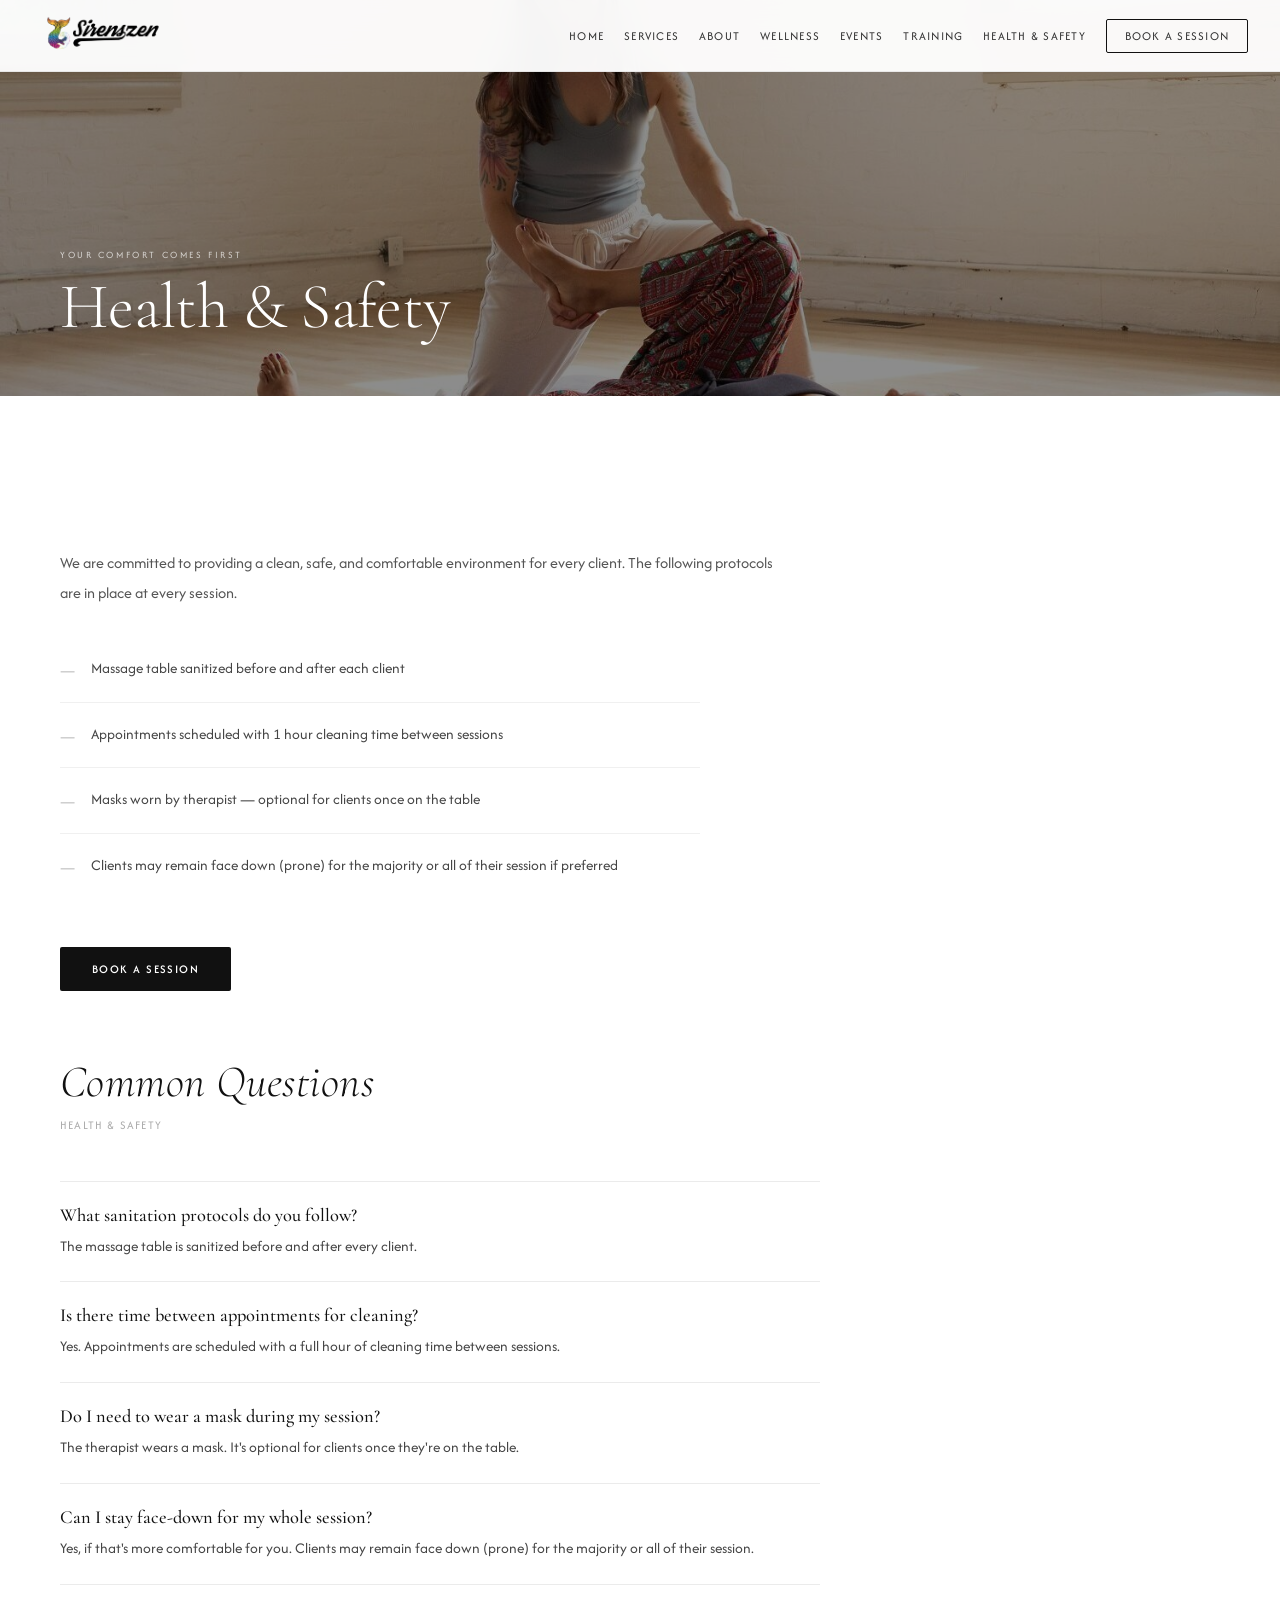
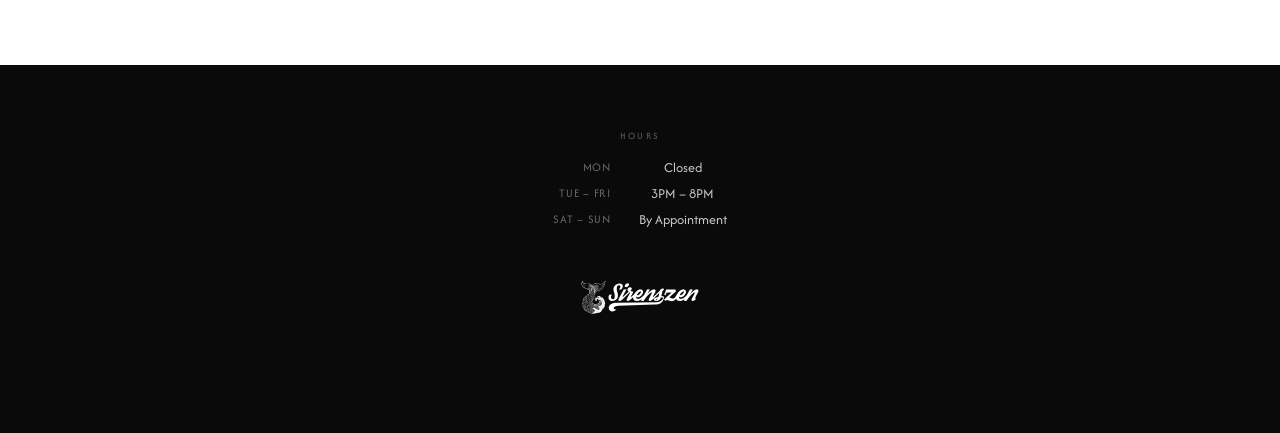
<file: health-safety.html>
<!DOCTYPE html>
<html lang="en">
<head>
  <meta charset="UTF-8">
  <meta name="viewport" content="width=device-width, initial-scale=1.0">
  <title>Health &amp; Safety Standards | SirensZen Wellness</title>
  <meta name="description" content="Your safety is our priority. Learn about SirensZen's sanitation protocols, session scheduling, and commitment to a clean, comfortable environment.">
  <link rel="canonical" href="https://sirenszenwellness.com/health-safety.html">
  <meta name="robots" content="index, follow">
  <meta name="theme-color" content="#0a0a0a">
  <meta property="og:type" content="website">
  <meta property="og:site_name" content="SirensZen Massage & Wellness">
  <meta property="og:url" content="https://sirenszenwellness.com/health-safety.html">
  <meta property="og:title" content="Health & Safety Standards | SirensZen Wellness">
  <meta property="og:description" content="Your safety is our priority. Learn about SirensZen's sanitation protocols, session scheduling, and commitment to a clean, comfortable environment.">
  <meta property="og:image" content="https://sirenszenwellness.com/img/color.png">
  <meta name="twitter:card" content="summary_large_image">
  <meta name="twitter:title" content="Health & Safety Standards | SirensZen Wellness">
  <meta name="twitter:description" content="Your safety is our priority. Learn about SirensZen's sanitation protocols, session scheduling, and commitment to a clean, comfortable environment.">
  <meta name="twitter:image" content="https://sirenszenwellness.com/img/color.png">
  <link rel="icon" href="img/favicon.ico" type="image/x-icon">
  <link rel="apple-touch-icon" href="img/apple-touch-icon.png">
  <link rel="preconnect" href="https://fonts.googleapis.com">
  <link rel="preconnect" href="https://fonts.gstatic.com" crossorigin>
  <link href="https://fonts.googleapis.com/css2?family=Afacad+Flux:wght@100..1000&family=Cormorant+Garamond:ital,wght@0,300;0,400;1,300;1,400&display=swap" rel="stylesheet">
  <link rel="stylesheet" href="site/styles.css">
  <script type="application/ld+json">
  {
    "@context": "https://schema.org",
    "@type": "FAQPage",
    "mainEntity": [
      {
        "@type": "Question",
        "name": "What sanitation protocols do you follow?",
        "acceptedAnswer": {"@type": "Answer", "text": "The massage table is sanitized before and after every client."}
      },
      {
        "@type": "Question",
        "name": "Is there time between appointments for cleaning?",
        "acceptedAnswer": {"@type": "Answer", "text": "Yes. Appointments are scheduled with a full hour of cleaning time between sessions."}
      },
      {
        "@type": "Question",
        "name": "Do I need to wear a mask during my session?",
        "acceptedAnswer": {"@type": "Answer", "text": "The therapist wears a mask. It's optional for clients once they're on the table."}
      },
      {
        "@type": "Question",
        "name": "Can I stay face-down for my whole session?",
        "acceptedAnswer": {"@type": "Answer", "text": "Yes, if that's more comfortable for you. Clients may remain face down (prone) for the majority or all of their session."}
      }
    ]
  }
  </script>
</head>
<body>

<header class="top-nav">
  <div class="logo">
    <a href="index.html"><img src="img/color.png" width="1191" height="454" alt="Sirenszen Wellness Logo"></a>
  </div>
  <button class="nav-toggle" aria-label="Toggle navigation" aria-expanded="false">
    <span></span><span></span><span></span>
  </button>
  <nav id="main-nav">
    <a href="index.html">Home</a>
    <a href="services.html">Services</a>
    <a href="about.html">About</a>
    <a href="wellness.html">Wellness</a>
    <a href="events.html">Events</a>
    <a href="training.html">Training</a>
    <a href="health-safety.html">Health &amp; Safety</a>
    <a href="https://forms.gle/J6xCLqXPnUwk227q6" target="_blank" rel="noopener" class="nav-book">Book a Session</a>
  </nav>
</header>

<div class="page-hero" style="background-image: url('img/pad.jpg');">
  <div class="page-hero-content">
    <p class="page-hero-eyebrow">Your Comfort Comes First</p>
    <h1 class="page-hero-title">Health &amp; Safety</h1>
  </div>
</div>

<main>
  <div class="page-content reveal">
    <p class="page-intro">We are committed to providing a clean, safe, and comfortable environment for every client. The following protocols are in place at every session.</p>

    <ul class="safety-list">
      <li>Massage table sanitized before and after each client</li>
      <li>Appointments scheduled with 1 hour cleaning time between sessions</li>
      <li>Masks worn by therapist — optional for clients once on the table</li>
      <li>Clients may remain face down (prone) for the majority or all of their session if preferred</li>
    </ul>

    <a href="https://forms.gle/J6xCLqXPnUwk227q6" class="btn-dark" target="_blank" rel="noopener">Book a Session</a>

    <div class="faq-block reveal">
      <h2 class="section-heading">Common Questions</h2>
      <p class="section-sub">Health &amp; safety</p>

      <div class="faq-item">
        <h3 class="faq-question">What sanitation protocols do you follow?</h3>
        <p class="faq-answer">The massage table is sanitized before and after every client.</p>
      </div>

      <div class="faq-item">
        <h3 class="faq-question">Is there time between appointments for cleaning?</h3>
        <p class="faq-answer">Yes. Appointments are scheduled with a full hour of cleaning time between sessions.</p>
      </div>

      <div class="faq-item">
        <h3 class="faq-question">Do I need to wear a mask during my session?</h3>
        <p class="faq-answer">The therapist wears a mask. It's optional for clients once they're on the table.</p>
      </div>

      <div class="faq-item">
        <h3 class="faq-question">Can I stay face-down for my whole session?</h3>
        <p class="faq-answer">Yes, if that's more comfortable for you. Clients may remain face down (prone) for the majority or all of their session.</p>
      </div>
    </div>
  </div>
</main>

<footer>
  <div class="footer-inner">
    <div class="footer-hours reveal">
      <div class="footer-label">Hours</div>
      <div class="hours-grid">
        <span class="day">Mon</span>        <span class="time">Closed</span>
        <span class="day">Tue – Fri</span>  <span class="time">3PM – 8PM</span>
        <span class="day">Sat – Sun</span>  <span class="time">By Appointment</span>
      </div>
    </div>
    <div class="footer-logo reveal">
      <img src="img/1-color-ko.png" width="300" height="114" alt="Sirenszen Wellness" loading="lazy">
    </div>
    <div class="footer-contact reveal">
      <a href="tel:+14439395144">(443) 939-5144</a>
      <a href="mailto:sirenszenmassage@gmail.com">sirenszenmassage@gmail.com</a>
    </div>
  </div>
</footer>

<script src="site/scroll.js"></script>

</body>
</html>
</file>
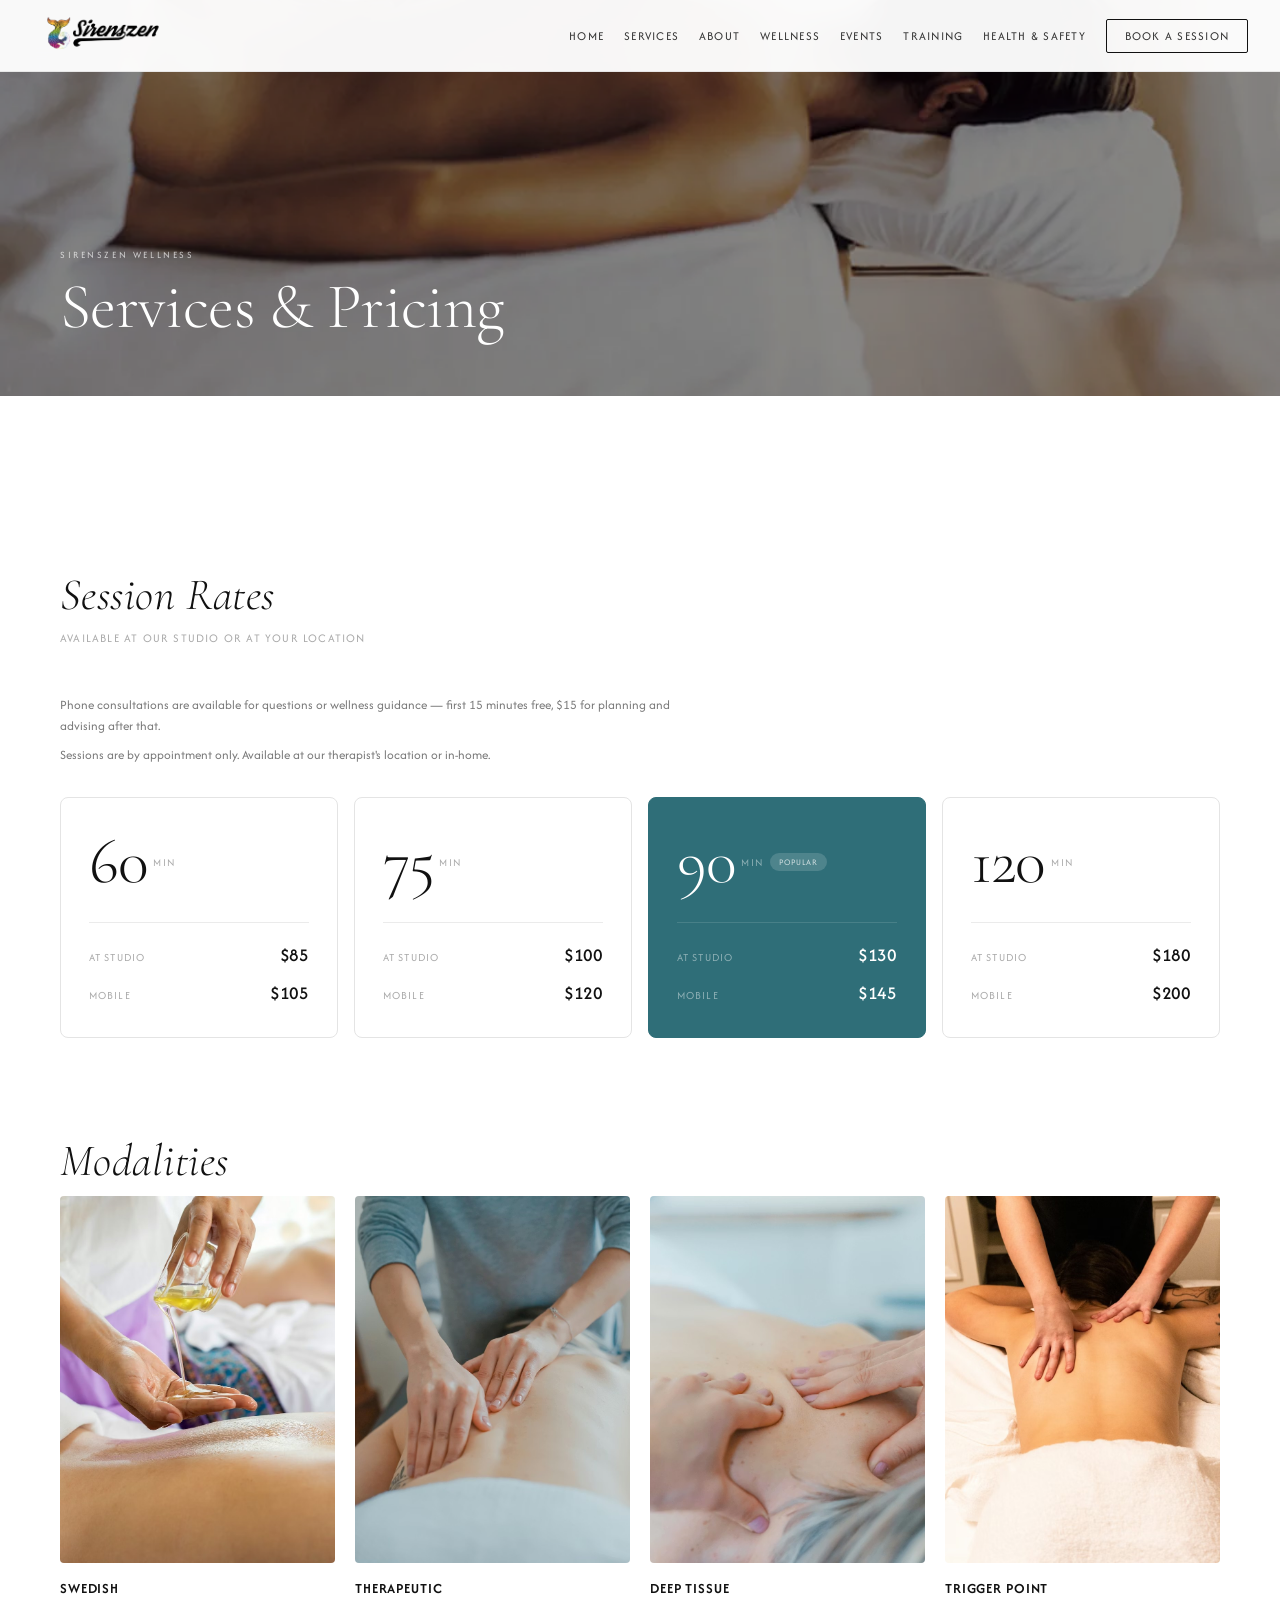
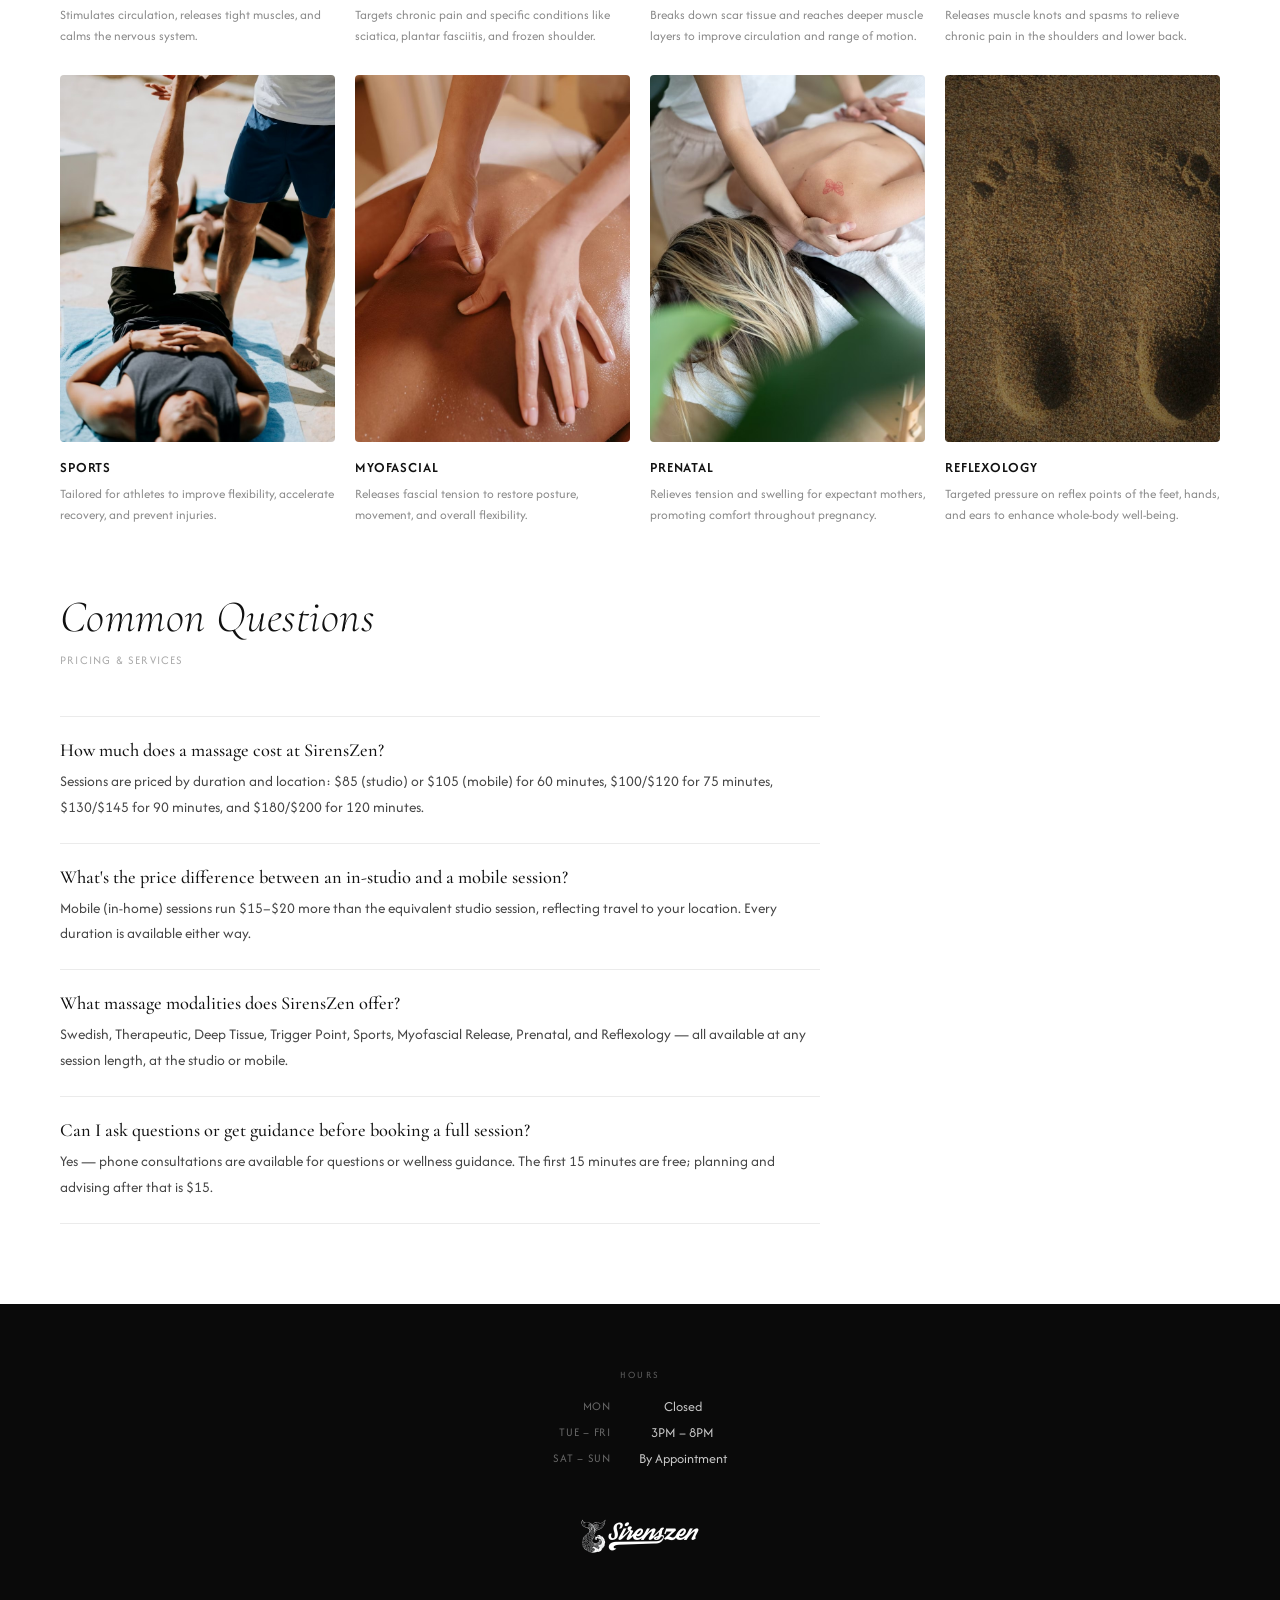
<file: services.html>
<!DOCTYPE html>
<html lang="en">
<head>
  <meta charset="UTF-8">
  <meta name="viewport" content="width=device-width, initial-scale=1.0">
  <title>Massage Services &amp; Pricing | SirensZen Baltimore</title>
  <meta name="description" content="Explore SirensZen's full menu of massage services — Swedish, deep tissue, trigger point, prenatal, reflexology & more. Studio and mobile sessions available.">
  <link rel="canonical" href="https://sirenszenwellness.com/services.html">
  <meta name="robots" content="index, follow">
  <meta name="theme-color" content="#0a0a0a">
  <meta property="og:type" content="website">
  <meta property="og:site_name" content="SirensZen Massage & Wellness">
  <meta property="og:url" content="https://sirenszenwellness.com/services.html">
  <meta property="og:title" content="Massage Services & Pricing | SirensZen Baltimore">
  <meta property="og:description" content="Explore SirensZen's full menu of massage services — Swedish, deep tissue, trigger point, prenatal, reflexology & more. Studio and mobile sessions available.">
  <meta property="og:image" content="https://sirenszenwellness.com/img/color.png">
  <meta name="twitter:card" content="summary_large_image">
  <meta name="twitter:title" content="Massage Services & Pricing | SirensZen Baltimore">
  <meta name="twitter:description" content="Explore SirensZen's full menu of massage services — Swedish, deep tissue, trigger point, prenatal, reflexology & more. Studio and mobile sessions available.">
  <meta name="twitter:image" content="https://sirenszenwellness.com/img/color.png">
  <link rel="icon" href="img/favicon.ico" type="image/x-icon">
  <link rel="apple-touch-icon" href="img/apple-touch-icon.png">
  <link rel="preconnect" href="https://fonts.googleapis.com">
  <link rel="preconnect" href="https://fonts.gstatic.com" crossorigin>
  <link href="https://fonts.googleapis.com/css2?family=Afacad+Flux:wght@100..1000&family=Cormorant+Garamond:ital,wght@0,300;0,400;1,300;1,400&display=swap" rel="stylesheet">
  <link rel="stylesheet" href="site/styles.css">
  <script type="application/ld+json">
  {
    "@context": "https://schema.org",
    "@type": "Service",
    "serviceType": "Massage Therapy",
    "provider": {
      "@type": "LocalBusiness",
      "name": "SirensZen Massage & Wellness",
      "telephone": "+14439395144",
      "url": "https://sirenszenwellness.com/"
    },
    "areaServed": {
      "@type": "City",
      "name": "Baltimore, MD"
    },
    "hasOfferCatalog": {
      "@type": "OfferCatalog",
      "name": "Session Rates",
      "itemListElement": [
        {"@type": "Offer", "name": "60-Minute Massage — At Studio", "price": "85", "priceCurrency": "USD", "eligibleDuration": {"@type": "QuantitativeValue", "value": 60, "unitCode": "MIN"}},
        {"@type": "Offer", "name": "60-Minute Massage — Mobile", "price": "105", "priceCurrency": "USD", "eligibleDuration": {"@type": "QuantitativeValue", "value": 60, "unitCode": "MIN"}},
        {"@type": "Offer", "name": "75-Minute Massage — At Studio", "price": "100", "priceCurrency": "USD", "eligibleDuration": {"@type": "QuantitativeValue", "value": 75, "unitCode": "MIN"}},
        {"@type": "Offer", "name": "75-Minute Massage — Mobile", "price": "120", "priceCurrency": "USD", "eligibleDuration": {"@type": "QuantitativeValue", "value": 75, "unitCode": "MIN"}},
        {"@type": "Offer", "name": "90-Minute Massage — At Studio", "price": "130", "priceCurrency": "USD", "eligibleDuration": {"@type": "QuantitativeValue", "value": 90, "unitCode": "MIN"}},
        {"@type": "Offer", "name": "90-Minute Massage — Mobile", "price": "145", "priceCurrency": "USD", "eligibleDuration": {"@type": "QuantitativeValue", "value": 90, "unitCode": "MIN"}},
        {"@type": "Offer", "name": "120-Minute Massage — At Studio", "price": "180", "priceCurrency": "USD", "eligibleDuration": {"@type": "QuantitativeValue", "value": 120, "unitCode": "MIN"}},
        {"@type": "Offer", "name": "120-Minute Massage — Mobile", "price": "200", "priceCurrency": "USD", "eligibleDuration": {"@type": "QuantitativeValue", "value": 120, "unitCode": "MIN"}}
      ]
    }
  }
  </script>
  <script type="application/ld+json">
  {
    "@context": "https://schema.org",
    "@type": "ItemList",
    "name": "Massage Modalities",
    "itemListElement": [
      {"@type": "Service", "position": 1, "name": "Swedish Massage", "description": "Stimulates circulation, releases tight muscles, and calms the nervous system."},
      {"@type": "Service", "position": 2, "name": "Therapeutic Massage", "description": "Targets chronic pain and specific conditions like sciatica, plantar fasciitis, and frozen shoulder."},
      {"@type": "Service", "position": 3, "name": "Deep Tissue Massage", "description": "Breaks down scar tissue and reaches deeper muscle layers to improve circulation and range of motion."},
      {"@type": "Service", "position": 4, "name": "Trigger Point Massage", "description": "Releases muscle knots and spasms to relieve chronic pain in the shoulders and lower back."},
      {"@type": "Service", "position": 5, "name": "Sports Massage", "description": "Tailored for athletes to improve flexibility, accelerate recovery, and prevent injuries."},
      {"@type": "Service", "position": 6, "name": "Myofascial Release", "description": "Releases fascial tension to restore posture, movement, and overall flexibility."},
      {"@type": "Service", "position": 7, "name": "Prenatal Massage", "description": "Relieves tension and swelling for expectant mothers, promoting comfort throughout pregnancy."},
      {"@type": "Service", "position": 8, "name": "Reflexology", "description": "Targeted pressure on reflex points of the feet, hands, and ears to enhance whole-body well-being."}
    ]
  }
  </script>
  <script type="application/ld+json">
  {
    "@context": "https://schema.org",
    "@type": "FAQPage",
    "mainEntity": [
      {
        "@type": "Question",
        "name": "How much does a massage cost at SirensZen?",
        "acceptedAnswer": {"@type": "Answer", "text": "Sessions are priced by duration and location: $85 (studio) or $105 (mobile) for 60 minutes, $100/$120 for 75 minutes, $130/$145 for 90 minutes, and $180/$200 for 120 minutes."}
      },
      {
        "@type": "Question",
        "name": "What's the price difference between an in-studio and a mobile session?",
        "acceptedAnswer": {"@type": "Answer", "text": "Mobile (in-home) sessions run $15-$20 more than the equivalent studio session, reflecting travel to your location. Every duration is available either way."}
      },
      {
        "@type": "Question",
        "name": "What massage modalities does SirensZen offer?",
        "acceptedAnswer": {"@type": "Answer", "text": "Swedish, Therapeutic, Deep Tissue, Trigger Point, Sports, Myofascial Release, Prenatal, and Reflexology, all available at any session length, at the studio or mobile."}
      },
      {
        "@type": "Question",
        "name": "Can I ask questions or get guidance before booking a full session?",
        "acceptedAnswer": {"@type": "Answer", "text": "Yes, phone consultations are available for questions or wellness guidance. The first 15 minutes are free; planning and advising after that is $15."}
      }
    ]
  }
  </script>
</head>
<body>

<header class="top-nav">
  <div class="logo">
    <a href="index.html"><img src="img/color.png" width="1191" height="454" alt="Sirenszen Wellness Logo"></a>
  </div>
  <button class="nav-toggle" aria-label="Toggle navigation" aria-expanded="false">
    <span></span><span></span><span></span>
  </button>
  <nav id="main-nav">
    <a href="index.html">Home</a>
    <a href="services.html">Services</a>
    <a href="about.html">About</a>
    <a href="wellness.html">Wellness</a>
    <a href="events.html">Events</a>
    <a href="training.html">Training</a>
    <a href="health-safety.html">Health &amp; Safety</a>
    <a href="https://forms.gle/J6xCLqXPnUwk227q6" target="_blank" rel="noopener" class="nav-book">Book a Session</a>
  </nav>
</header>

<div class="page-hero" style="background-image: url('img/massage.webp');">
  <div class="page-hero-content">
    <p class="page-hero-eyebrow">Sirenszen Wellness</p>
    <h1 class="page-hero-title">Services &amp; Pricing</h1>
  </div>
</div>

<main>

  <section class="services-section">

    <!-- Pricing -->
    <div class="pricing-block reveal">
      <h2 class="section-heading">Session Rates</h2>
      <p class="section-sub">Available at our studio or at your location</p>

      <div class="pricing-note">
        <p>Phone consultations are available for questions or wellness guidance &mdash; first 15 minutes free, $15 for planning and advising after that.</p>
        <p>Sessions are by appointment only. Available at our therapist's location or in-home.</p>
      </div>

      <div class="pricing-cards">

        <div class="pricing-card">
          <div class="pricing-card-top">
            <span class="pricing-card-num">60</span>
            <span class="pricing-card-unit">min</span>
          </div>
          <div class="pricing-card-rows">
            <div class="pricing-card-row">
              <span class="pricing-card-label">At Studio</span>
              <span class="pricing-card-price">$85</span>
            </div>
            <div class="pricing-card-row">
              <span class="pricing-card-label">Mobile</span>
              <span class="pricing-card-price">$105</span>
            </div>
          </div>
        </div>

        <div class="pricing-card">
          <div class="pricing-card-top">
            <span class="pricing-card-num">75</span>
            <span class="pricing-card-unit">min</span>
          </div>
          <div class="pricing-card-rows">
            <div class="pricing-card-row">
              <span class="pricing-card-label">At Studio</span>
              <span class="pricing-card-price">$100</span>
            </div>
            <div class="pricing-card-row">
              <span class="pricing-card-label">Mobile</span>
              <span class="pricing-card-price">$120</span>
            </div>
          </div>
        </div>

        <div class="pricing-card featured">
          <div class="pricing-card-top">
            <span class="pricing-card-num">90</span>
            <span class="pricing-card-unit">min</span>
            <span class="pricing-badge">Popular</span>
          </div>
          <div class="pricing-card-rows">
            <div class="pricing-card-row">
              <span class="pricing-card-label">At Studio</span>
              <span class="pricing-card-price">$130</span>
            </div>
            <div class="pricing-card-row">
              <span class="pricing-card-label">Mobile</span>
              <span class="pricing-card-price">$145</span>
            </div>
          </div>
        </div>

        <div class="pricing-card">
          <div class="pricing-card-top">
            <span class="pricing-card-num">120</span>
            <span class="pricing-card-unit">min</span>
          </div>
          <div class="pricing-card-rows">
            <div class="pricing-card-row">
              <span class="pricing-card-label">At Studio</span>
              <span class="pricing-card-price">$180</span>
            </div>
            <div class="pricing-card-row">
              <span class="pricing-card-label">Mobile</span>
              <span class="pricing-card-price">$200</span>
            </div>
          </div>
        </div>

      </div>
    </div>

    <!-- Modality Grid -->
    <div class="modalities-block">
      <h2 class="section-heading reveal">Modalities</h2>

      <div class="modalities-grid reveal-stagger">

        <div class="modality-card">
          <div class="modality-photo">
            <img src="img/photo-1544161515-4ab6ce6db874.jpg" width="800" height="1067" alt="Swedish Massage" loading="lazy">
          </div>
          <div class="modality-info">
            <h3 class="modality-name">Swedish</h3>
            <p class="modality-desc">Stimulates circulation, releases tight muscles, and calms the nervous system.</p>
          </div>
        </div>

        <div class="modality-card">
          <div class="modality-photo">
            <img src="img/photo-1519823551278-64ac92734fb1.jpg" width="800" height="1067" alt="Therapeutic Massage" loading="lazy">
          </div>
          <div class="modality-info">
            <h3 class="modality-name">Therapeutic</h3>
            <p class="modality-desc">Targets chronic pain and specific conditions like sciatica, plantar fasciitis, and frozen shoulder.</p>
          </div>
        </div>

        <div class="modality-card">
          <div class="modality-photo">
            <img src="img/photo-1519824145371-296894a0daa9.jpg" width="800" height="1067" alt="Deep Tissue Massage" loading="lazy">
          </div>
          <div class="modality-info">
            <h3 class="modality-name">Deep Tissue</h3>
            <p class="modality-desc">Breaks down scar tissue and reaches deeper muscle layers to improve circulation and range of motion.</p>
          </div>
        </div>

        <div class="modality-card">
          <div class="modality-photo">
            <img src="img/photo-1639162906614-0603b0ae95fd.jpg" width="800" height="1067" alt="Trigger Point Massage" loading="lazy">
          </div>
          <div class="modality-info">
            <h3 class="modality-name">Trigger Point</h3>
            <p class="modality-desc">Releases muscle knots and spasms to relieve chronic pain in the shoulders and lower back.</p>
          </div>
        </div>

        <div class="modality-card">
          <div class="modality-photo">
            <img src="img/photo-1540206276207-3af25c08abc4.jpg" width="800" height="1067" alt="Sports Massage" loading="lazy">
          </div>
          <div class="modality-info">
            <h3 class="modality-name">Sports</h3>
            <p class="modality-desc">Tailored for athletes to improve flexibility, accelerate recovery, and prevent injuries.</p>
          </div>
        </div>

        <div class="modality-card">
          <div class="modality-photo">
            <img src="img/photo-1741522509438-a120c0bb5e88.jpg" width="800" height="1067" alt="Myofascial Massage" loading="lazy">
          </div>
          <div class="modality-info">
            <h3 class="modality-name">Myofascial</h3>
            <p class="modality-desc">Releases fascial tension to restore posture, movement, and overall flexibility.</p>
          </div>
        </div>

        <div class="modality-card">
          <div class="modality-photo">
            <img src="img/photo-1700522924565-9fad1c05469e.jpg" width="800" height="1067" alt="Prenatal Massage" loading="lazy">
          </div>
          <div class="modality-info">
            <h3 class="modality-name">Prenatal</h3>
            <p class="modality-desc">Relieves tension and swelling for expectant mothers, promoting comfort throughout pregnancy.</p>
          </div>
        </div>

        <div class="modality-card">
          <div class="modality-photo">
            <img src="img/photo-1537128535997-13b690849da9.jpg" width="800" height="1067" alt="Reflexology" loading="lazy">
          </div>
          <div class="modality-info">
            <h3 class="modality-name">Reflexology</h3>
            <p class="modality-desc">Targeted pressure on reflex points of the feet, hands, and ears to enhance whole-body well-being.</p>
          </div>
        </div>

      </div>
    </div>

    <!-- FAQ -->
    <div class="faq-block reveal">
      <h2 class="section-heading">Common Questions</h2>
      <p class="section-sub">Pricing &amp; services</p>

      <div class="faq-item">
        <h3 class="faq-question">How much does a massage cost at SirensZen?</h3>
        <p class="faq-answer">Sessions are priced by duration and location: $85 (studio) or $105 (mobile) for 60 minutes, $100/$120 for 75 minutes, $130/$145 for 90 minutes, and $180/$200 for 120 minutes.</p>
      </div>

      <div class="faq-item">
        <h3 class="faq-question">What's the price difference between an in-studio and a mobile session?</h3>
        <p class="faq-answer">Mobile (in-home) sessions run $15&ndash;$20 more than the equivalent studio session, reflecting travel to your location. Every duration is available either way.</p>
      </div>

      <div class="faq-item">
        <h3 class="faq-question">What massage modalities does SirensZen offer?</h3>
        <p class="faq-answer">Swedish, Therapeutic, Deep Tissue, Trigger Point, Sports, Myofascial Release, Prenatal, and Reflexology &mdash; all available at any session length, at the studio or mobile.</p>
      </div>

      <div class="faq-item">
        <h3 class="faq-question">Can I ask questions or get guidance before booking a full session?</h3>
        <p class="faq-answer">Yes &mdash; phone consultations are available for questions or wellness guidance. The first 15 minutes are free; planning and advising after that is $15.</p>
      </div>
    </div>

  </section>

</main>

<footer>
  <div class="footer-inner">
    <div class="footer-hours reveal">
      <div class="footer-label">Hours</div>
      <div class="hours-grid">
        <span class="day">Mon</span>        <span class="time">Closed</span>
        <span class="day">Tue – Fri</span>  <span class="time">3PM – 8PM</span>
        <span class="day">Sat – Sun</span>  <span class="time">By Appointment</span>
      </div>
    </div>
    <div class="footer-logo reveal">
      <img src="img/1-color-ko.png" width="300" height="114" alt="Sirenszen Wellness">
    </div>
    <div class="footer-contact reveal">
      <a href="tel:+14439395144">(443) 939-5144</a>
      <a href="mailto:sirenszenmassage@gmail.com">sirenszenmassage@gmail.com</a>
    </div>
  </div>
</footer>

<script src="site/scroll.js"></script>

</body>
</html>
</file>
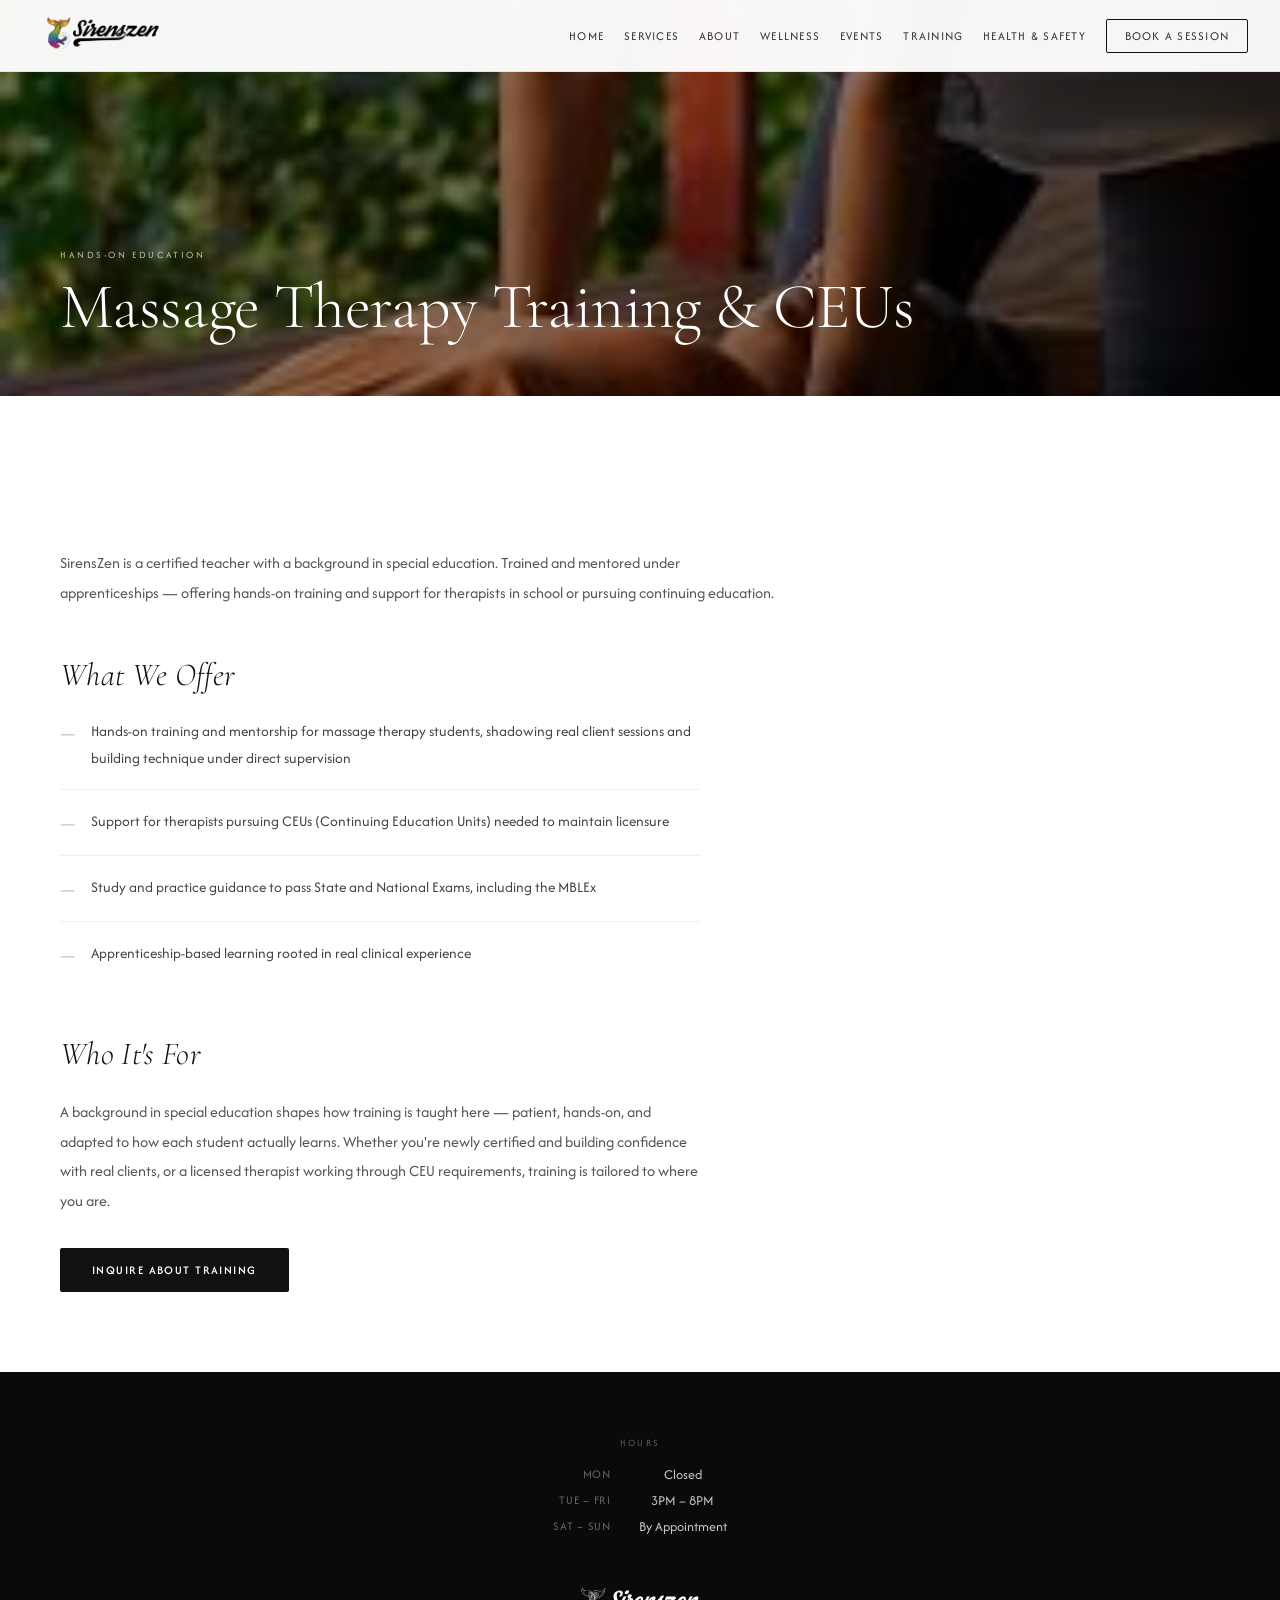
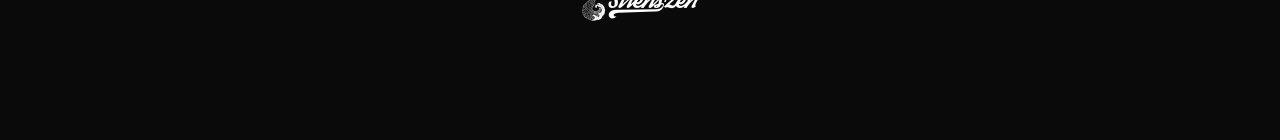
<file: training.html>
<!DOCTYPE html>
<html lang="en">
<head>
  <meta charset="UTF-8">
  <meta name="viewport" content="width=device-width, initial-scale=1.0">
  <title>Massage Therapy Training &amp; CEUs | SirensZen</title>
  <meta name="description" content="SirensZen offers hands-on massage therapy training and CEU support for students and licensed therapists preparing for state and national exams.">
  <link rel="canonical" href="https://sirenszenwellness.com/training.html">
  <meta name="robots" content="index, follow">
  <meta name="theme-color" content="#0a0a0a">
  <meta property="og:type" content="website">
  <meta property="og:site_name" content="SirensZen Massage & Wellness">
  <meta property="og:url" content="https://sirenszenwellness.com/training.html">
  <meta property="og:title" content="Massage Therapy Training & CEUs | SirensZen">
  <meta property="og:description" content="SirensZen offers hands-on massage therapy training and CEU support for students and licensed therapists preparing for state and national exams.">
  <meta property="og:image" content="https://sirenszenwellness.com/img/color.png">
  <meta name="twitter:card" content="summary_large_image">
  <meta name="twitter:title" content="Massage Therapy Training & CEUs | SirensZen">
  <meta name="twitter:description" content="SirensZen offers hands-on massage therapy training and CEU support for students and licensed therapists preparing for state and national exams.">
  <meta name="twitter:image" content="https://sirenszenwellness.com/img/color.png">
  <link rel="icon" href="img/favicon.ico" type="image/x-icon">
  <link rel="apple-touch-icon" href="img/apple-touch-icon.png">
  <link rel="preconnect" href="https://fonts.googleapis.com">
  <link rel="preconnect" href="https://fonts.gstatic.com" crossorigin>
  <link href="https://fonts.googleapis.com/css2?family=Afacad+Flux:wght@100..1000&family=Cormorant+Garamond:ital,wght@0,300;0,400;1,300;1,400&display=swap" rel="stylesheet">
  <link rel="stylesheet" href="site/styles.css">
</head>
<body>

<header class="top-nav">
  <div class="logo">
    <a href="index.html"><img src="img/color.png" width="1191" height="454" alt="Sirenszen Wellness Logo"></a>
  </div>
  <button class="nav-toggle" aria-label="Toggle navigation" aria-expanded="false">
    <span></span><span></span><span></span>
  </button>
  <nav id="main-nav">
    <a href="index.html">Home</a>
    <a href="services.html">Services</a>
    <a href="about.html">About</a>
    <a href="wellness.html">Wellness</a>
    <a href="events.html">Events</a>
    <a href="training.html">Training</a>
    <a href="health-safety.html">Health &amp; Safety</a>
    <a href="https://forms.gle/J6xCLqXPnUwk227q6" target="_blank" rel="noopener" class="nav-book">Book a Session</a>
  </nav>
</header>

<div class="page-hero" style="background-image: url('img/push.jpeg');">
  <div class="page-hero-content">
    <p class="page-hero-eyebrow">Hands-On Education</p>
    <h1 class="page-hero-title">Massage Therapy Training &amp; CEUs</h1>
  </div>
</div>

<main>
  <div class="page-content reveal">
    <p class="page-intro">SirensZen is a certified teacher with a background in special education. Trained and mentored under apprenticeships — offering hands-on training and support for therapists in school or pursuing continuing education.</p>

    <div style="max-width: 640px; margin-bottom: 48px;">
      <h2 class="section-heading" style="font-size: clamp(1.4rem, 2.5vw, 2rem); margin-bottom: 24px;">What We Offer</h2>
      <ul class="safety-list">
        <li>Hands-on training and mentorship for massage therapy students, shadowing real client sessions and building technique under direct supervision</li>
        <li>Support for therapists pursuing CEUs (Continuing Education Units) needed to maintain licensure</li>
        <li>Study and practice guidance to pass State and National Exams, including the MBLEx</li>
        <li>Apprenticeship-based learning rooted in real clinical experience</li>
      </ul>
    </div>

    <div style="max-width: 640px; margin-bottom: 32px;">
      <h2 class="section-heading" style="font-size: clamp(1.4rem, 2.5vw, 2rem); margin-bottom: 24px;">Who It's For</h2>
      <p class="page-intro" style="margin-bottom: 0;">A background in special education shapes how training is taught here &mdash; patient, hands-on, and adapted to how each student actually learns. Whether you're newly certified and building confidence with real clients, or a licensed therapist working through CEU requirements, training is tailored to where you are.</p>
    </div>

    <a href="https://forms.gle/J6xCLqXPnUwk227q6" class="btn-dark" target="_blank" rel="noopener">Inquire About Training</a>
  </div>
</main>

<footer>
  <div class="footer-inner">
    <div class="footer-hours reveal">
      <div class="footer-label">Hours</div>
      <div class="hours-grid">
        <span class="day">Mon</span>        <span class="time">Closed</span>
        <span class="day">Tue – Fri</span>  <span class="time">3PM – 8PM</span>
        <span class="day">Sat – Sun</span>  <span class="time">By Appointment</span>
      </div>
    </div>
    <div class="footer-logo reveal">
      <img src="img/1-color-ko.png" width="300" height="114" alt="Sirenszen Wellness" loading="lazy">
    </div>
    <div class="footer-contact reveal">
      <a href="tel:+14439395144">(443) 939-5144</a>
      <a href="mailto:sirenszenmassage@gmail.com">sirenszenmassage@gmail.com</a>
    </div>
  </div>
</footer>

<script src="site/scroll.js"></script>

</body>
</html>
</file>
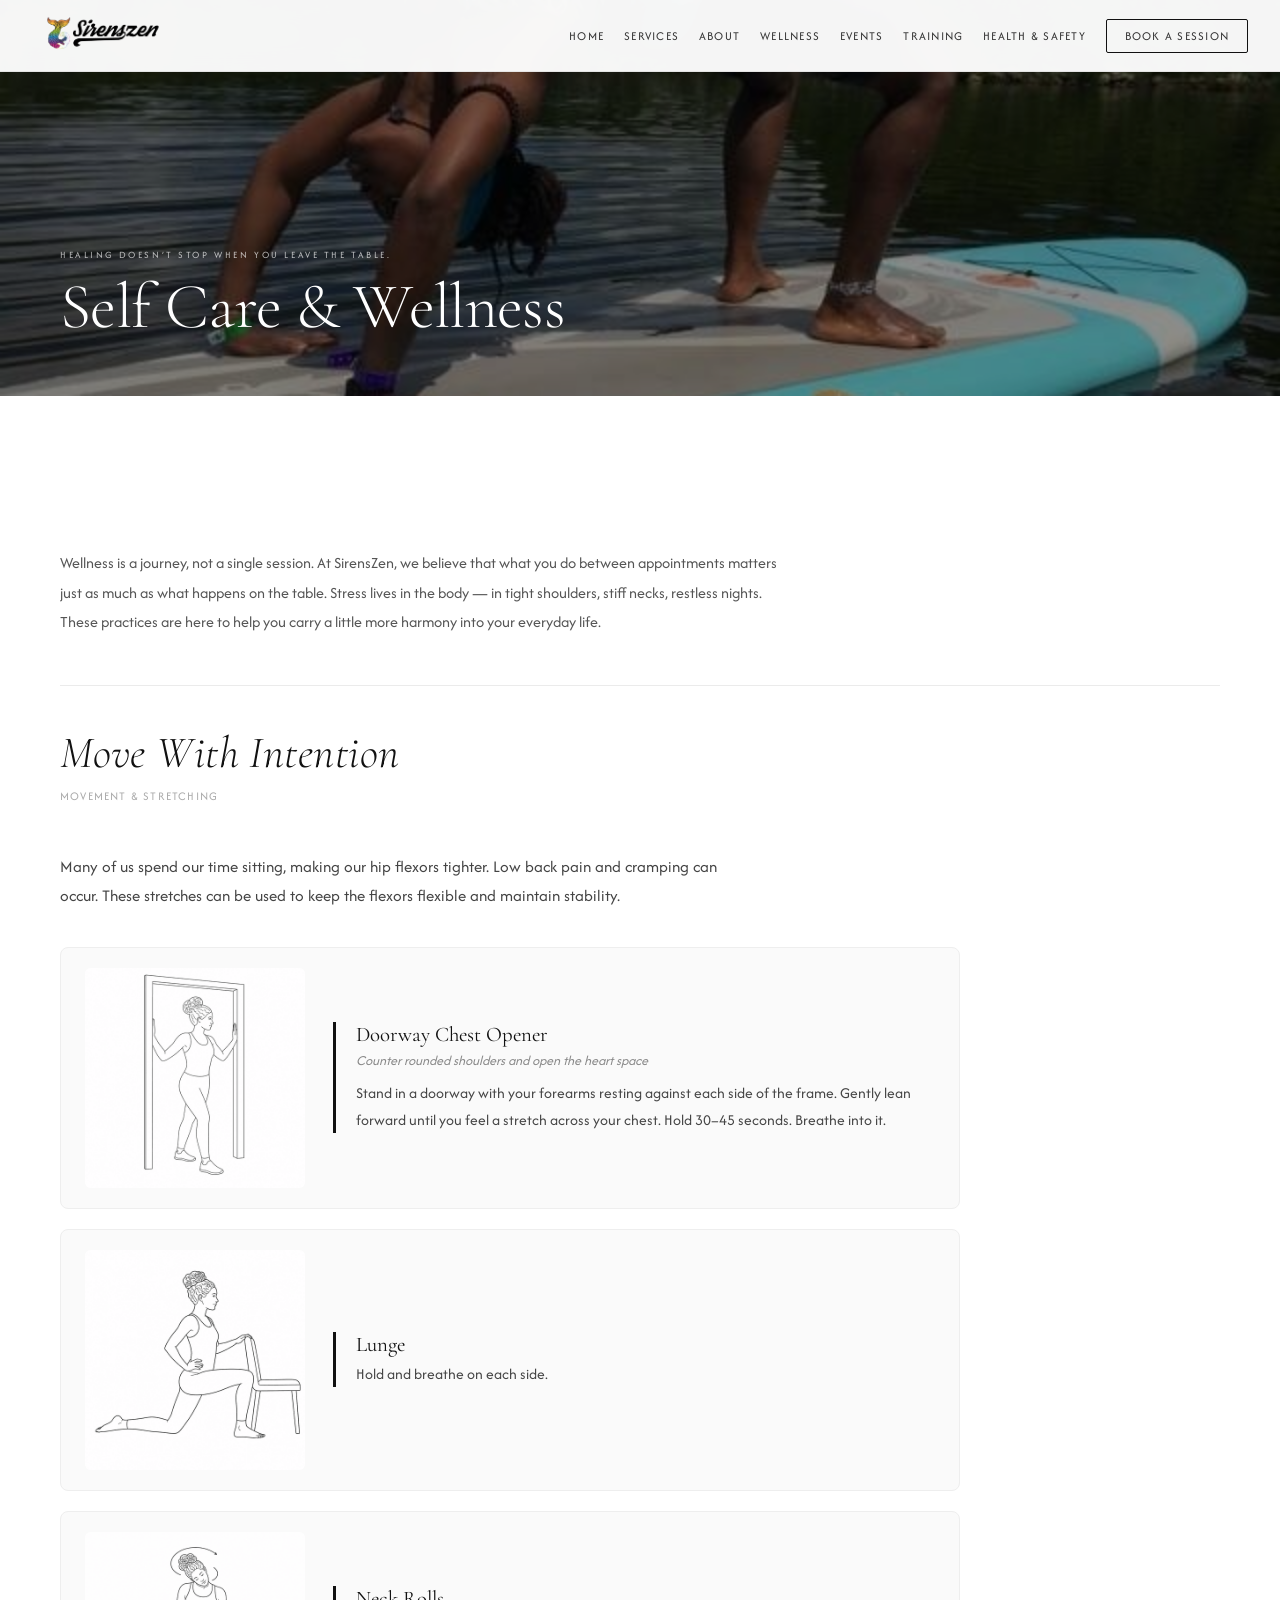
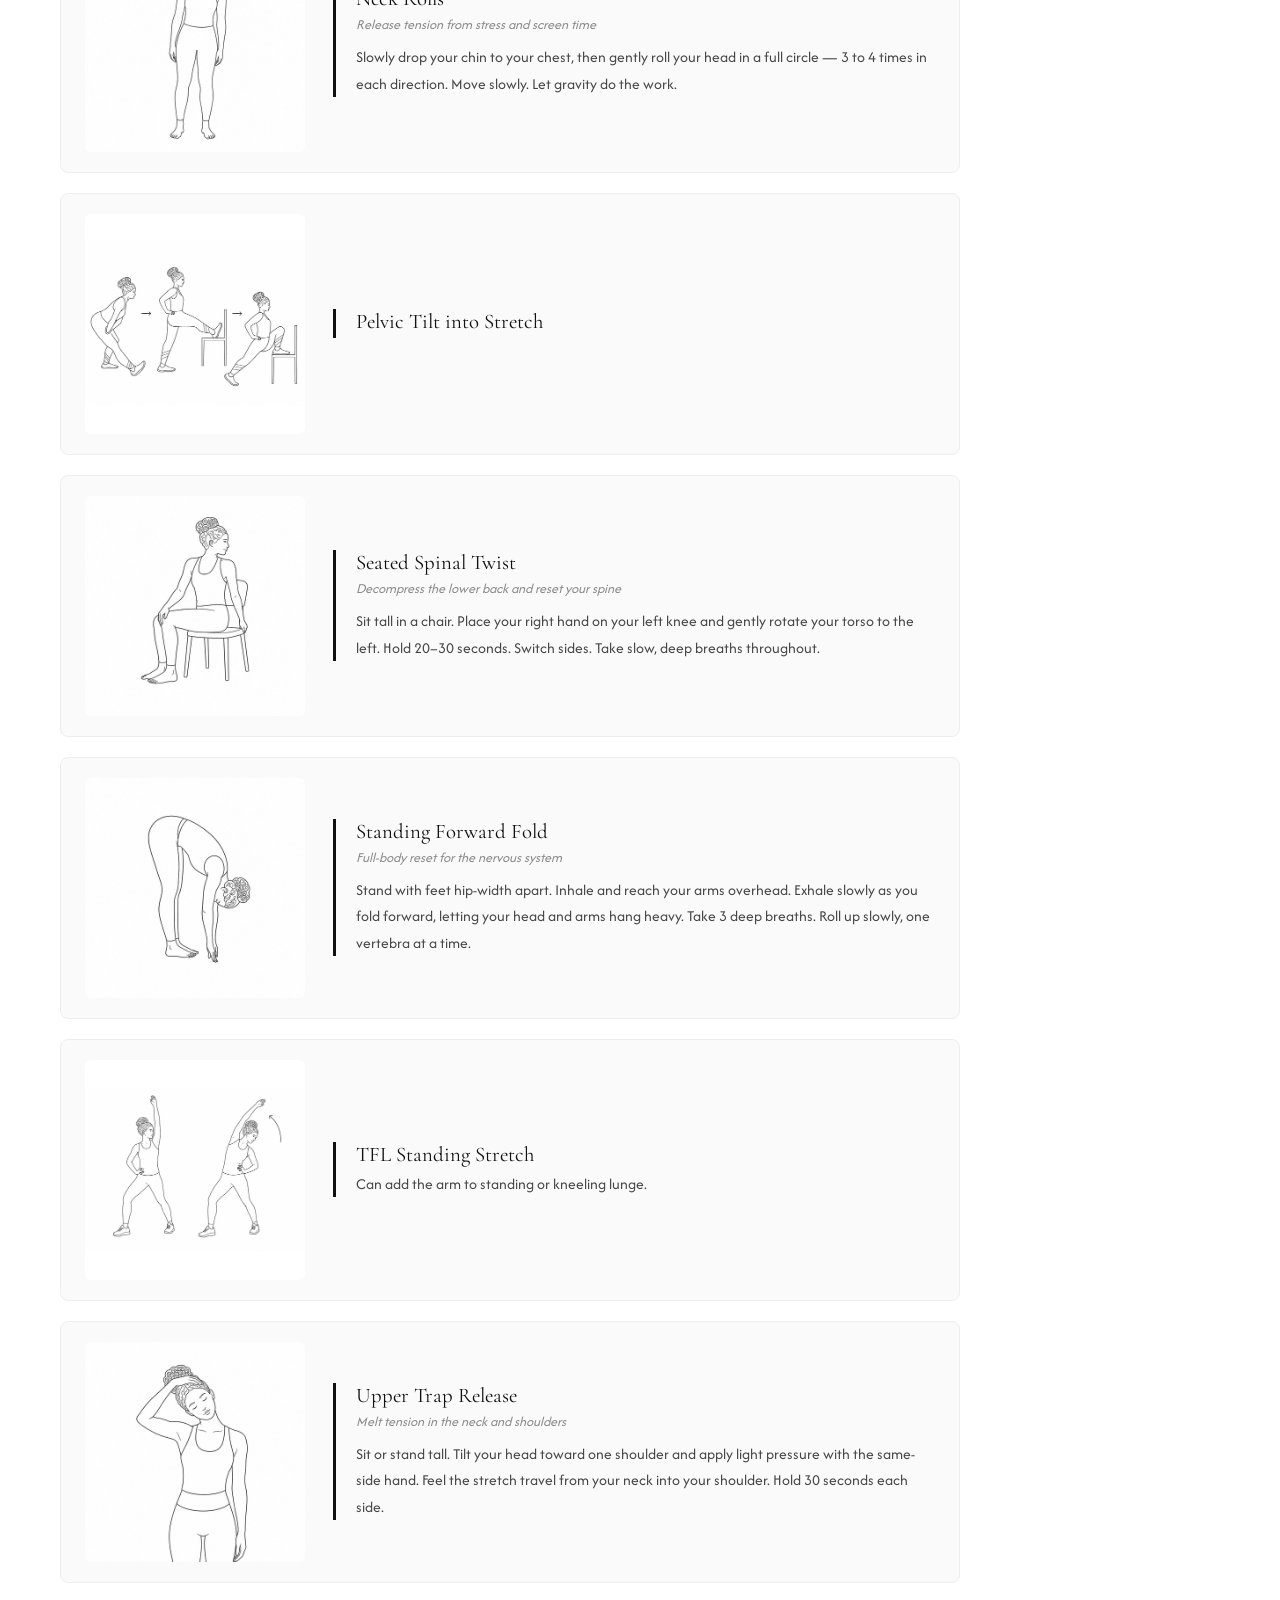
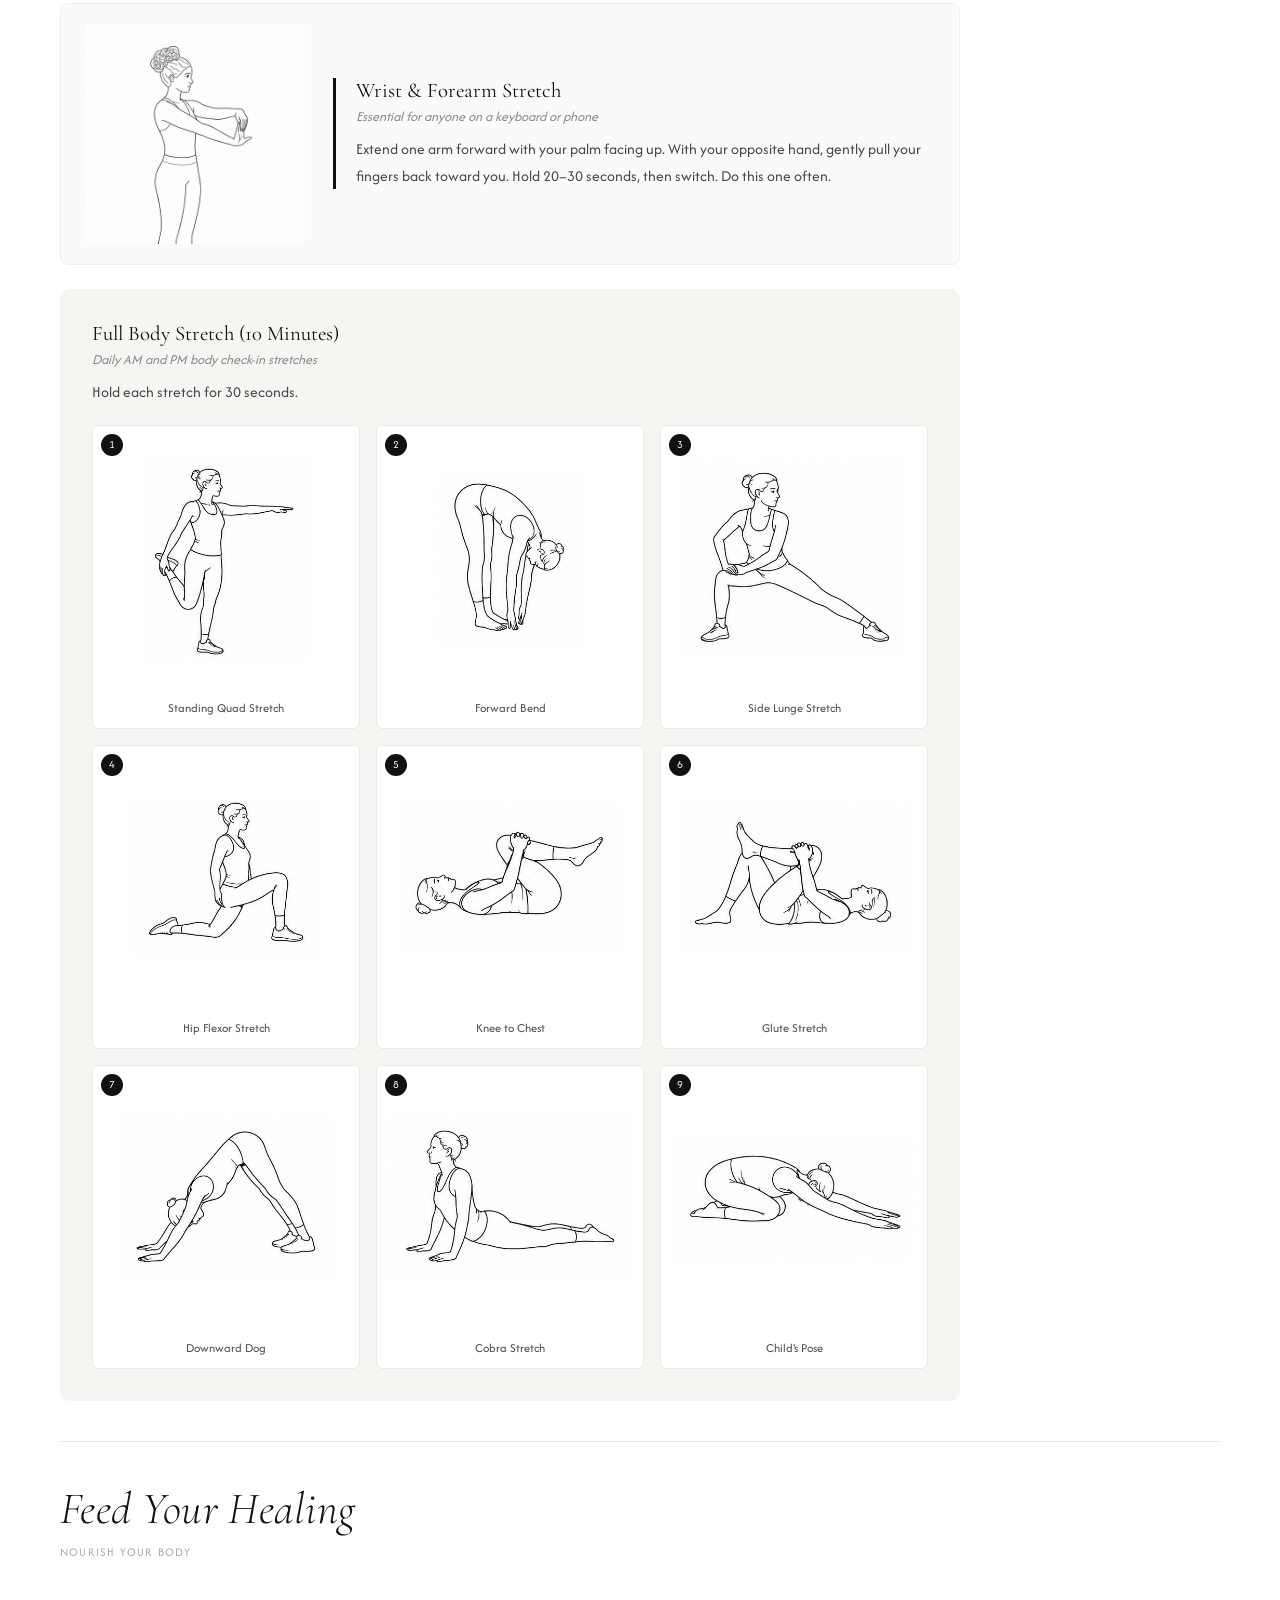
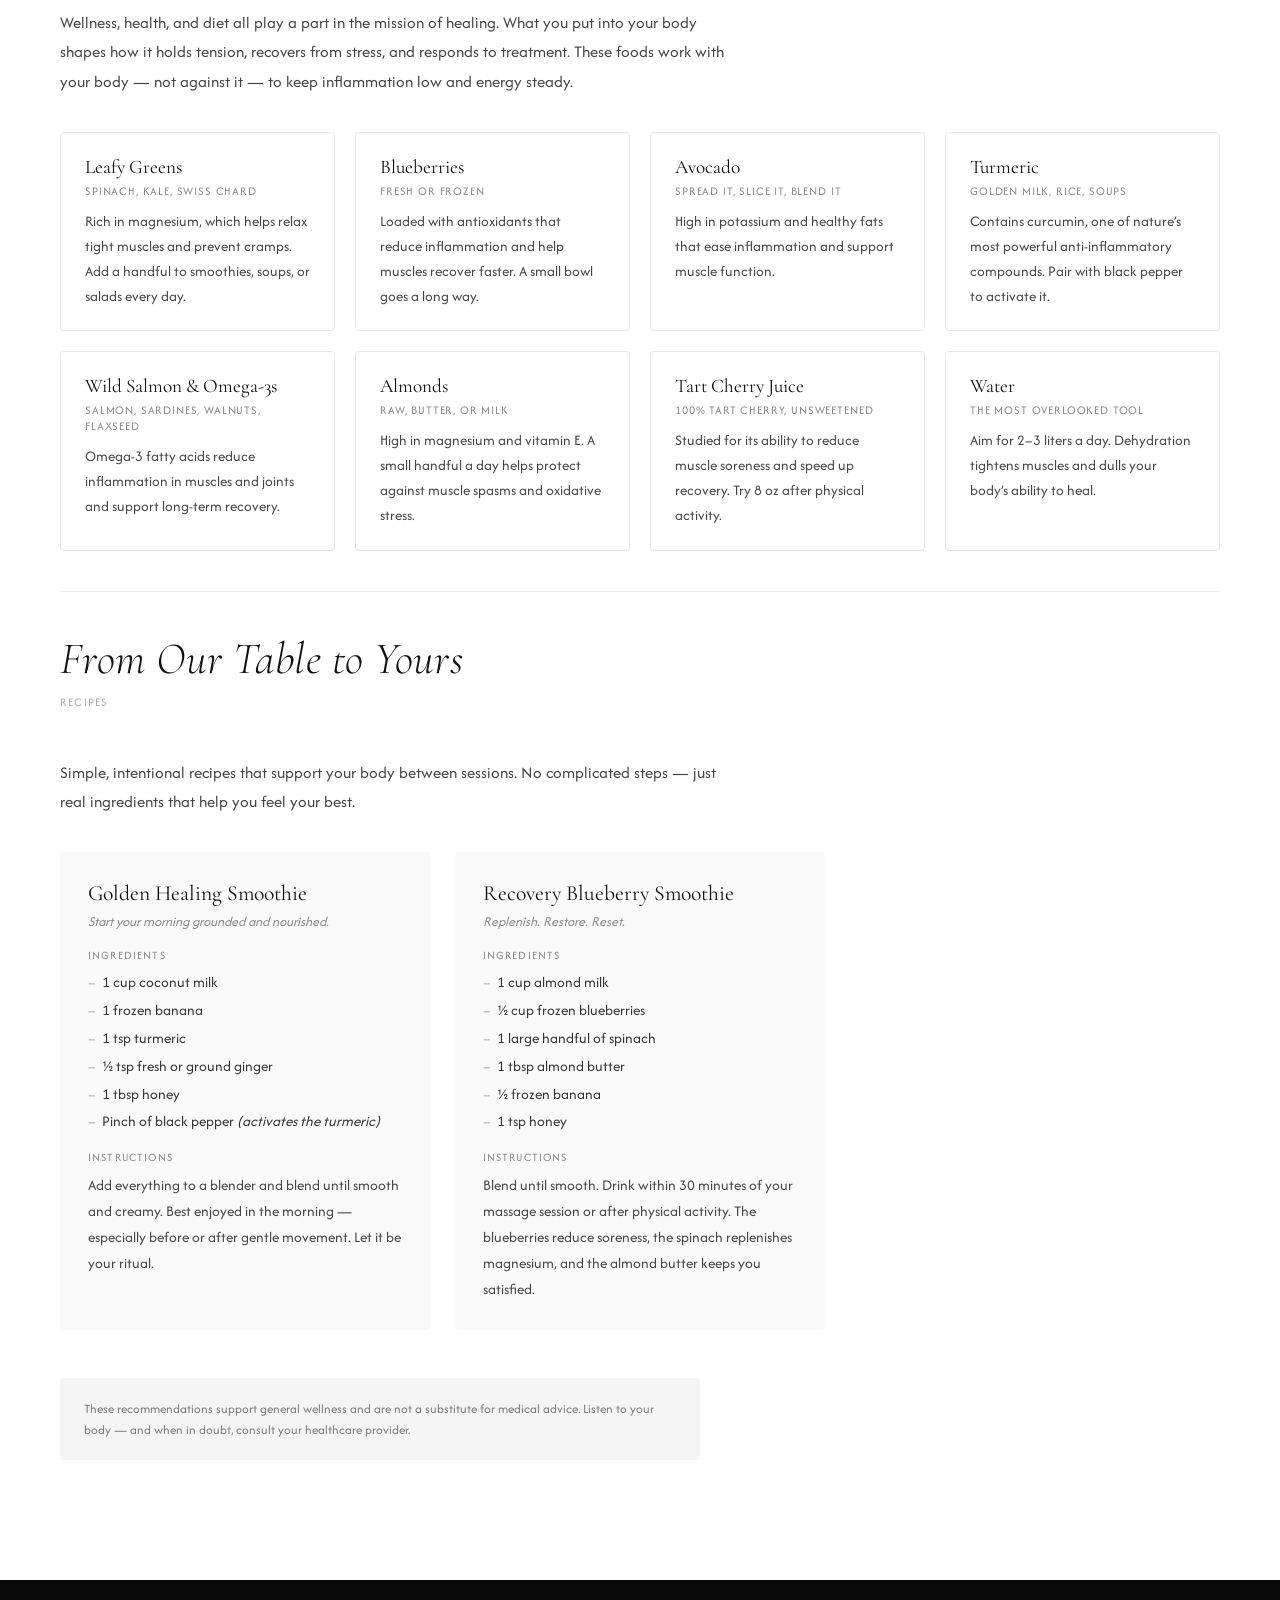
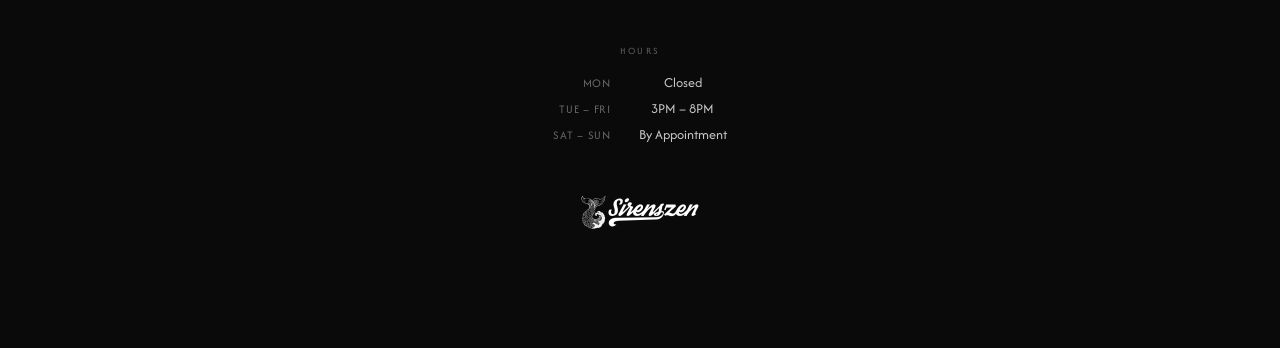
<file: wellness.html>
<!DOCTYPE html>
<html lang="en">
<head>
  <meta charset="UTF-8">
  <meta name="viewport" content="width=device-width, initial-scale=1.0">
  <title>Self Care &amp; Wellness Tips | SirensZen Baltimore</title>
  <meta name="description" content="Extend the benefits of your massage with SirensZen's wellness guide — stretches, anti-inflammatory foods, and healing recipes curated for your wellbeing.">
  <link rel="canonical" href="https://sirenszenwellness.com/wellness.html">
  <meta name="robots" content="index, follow">
  <meta name="theme-color" content="#0a0a0a">
  <meta property="og:type" content="website">
  <meta property="og:site_name" content="SirensZen Massage & Wellness">
  <meta property="og:url" content="https://sirenszenwellness.com/wellness.html">
  <meta property="og:title" content="Self Care & Wellness Tips | SirensZen Baltimore">
  <meta property="og:description" content="Extend the benefits of your massage with SirensZen's wellness guide — stretches, anti-inflammatory foods, and healing recipes curated for your wellbeing.">
  <meta property="og:image" content="https://sirenszenwellness.com/img/color.png">
  <meta name="twitter:card" content="summary_large_image">
  <meta name="twitter:title" content="Self Care & Wellness Tips | SirensZen Baltimore">
  <meta name="twitter:description" content="Extend the benefits of your massage with SirensZen's wellness guide — stretches, anti-inflammatory foods, and healing recipes curated for your wellbeing.">
  <meta name="twitter:image" content="https://sirenszenwellness.com/img/color.png">
  <link rel="icon" href="img/favicon.ico" type="image/x-icon">
  <link rel="apple-touch-icon" href="img/apple-touch-icon.png">
  <link rel="preconnect" href="https://fonts.googleapis.com">
  <link rel="preconnect" href="https://fonts.gstatic.com" crossorigin>
  <link href="https://fonts.googleapis.com/css2?family=Afacad+Flux:wght@100..1000&family=Cormorant+Garamond:ital,wght@0,300;0,400;1,300;1,400&display=swap" rel="stylesheet">
  <link rel="stylesheet" href="site/styles.css">
</head>
<body>

<header class="top-nav">
  <div class="logo">
    <a href="index.html"><img src="img/color.png" width="1191" height="454" alt="Sirenszen Wellness Logo"></a>
  </div>
  <button class="nav-toggle" aria-label="Toggle navigation" aria-expanded="false">
    <span></span><span></span><span></span>
  </button>
  <nav id="main-nav">
    <a href="index.html">Home</a>
    <a href="services.html">Services</a>
    <a href="about.html">About</a>
    <a href="wellness.html">Wellness</a>
    <a href="events.html">Events</a>
    <a href="training.html">Training</a>
    <a href="health-safety.html">Health &amp; Safety</a>
    <a href="https://forms.gle/J6xCLqXPnUwk227q6" target="_blank" rel="noopener" class="nav-book">Book a Session</a>
  </nav>
</header>

<div class="page-hero" style="background-image: url('img/water-stretch.jpeg');">
  <div class="page-hero-content">
    <p class="page-hero-eyebrow">Healing doesn’t stop when you leave the table.</p>
    <h1 class="page-hero-title">Self Care &amp; Wellness</h1>
  </div>
</div>

<main>
  <div class="page-content">

    <p class="page-intro reveal">Wellness is a journey, not a single session. At SirensZen, we believe that what you do between appointments matters just as much as what happens on the table. Stress lives in the body — in tight shoulders, stiff necks, restless nights. These practices are here to help you carry a little more harmony into your everyday life.</p>

    <!-- SECTION 1: MOVEMENT & STRETCHING -->
    <div class="wellness-section reveal">
      <h2 class="section-heading">Move With Intention</h2>
      <p class="section-sub">Movement &amp; Stretching</p>
      <p class="wellness-intro">Many of us spend our time sitting, making our hip flexors tighter. Low back pain and cramping can occur. These stretches can be used to keep the flexors flexible and maintain stability.</p>

      <div class="stretch-cards">

        <div class="stretch-card reveal">
          <div class="stretch-photo">
            <img src="img/03-doorway-chest-opener-line-art.png.png" width="500" height="500" alt="Doorway Chest Opener stretch" loading="lazy">
          </div>
          <div class="stretch-text">
            <div class="stretch-name">Doorway Chest Opener</div>
            <p class="stretch-purpose"><em>Counter rounded shoulders and open the heart space</em></p>
            <p class="stretch-desc">Stand in a doorway with your forearms resting against each side of the frame. Gently lean forward until you feel a stretch across your chest. Hold 30–45 seconds. Breathe into it.</p>
          </div>
        </div>

        <div class="stretch-card reveal">
          <div class="stretch-photo">
            <img src="img/lunge-stretch.png" width="500" height="500" alt="Lunge stretch" loading="lazy">
          </div>
          <div class="stretch-text">
            <div class="stretch-name">Lunge</div>
            <p class="stretch-desc">Hold and breathe on each side.</p>
          </div>
        </div>

        <div class="stretch-card reveal">
          <div class="stretch-photo">
            <img src="img/02-neck-rolls-line-art.png.png" width="500" height="500" alt="Neck Rolls stretch" loading="lazy">
          </div>
          <div class="stretch-text">
            <div class="stretch-name">Neck Rolls</div>
            <p class="stretch-purpose"><em>Release tension from stress and screen time</em></p>
            <p class="stretch-desc">Slowly drop your chin to your chest, then gently roll your head in a full circle — 3 to 4 times in each direction. Move slowly. Let gravity do the work.</p>
          </div>
        </div>

        <div class="stretch-card reveal">
          <div class="stretch-photo">
            <img src="img/pelvic-tilts-into-stretch.png.png" width="500" height="375" alt="Pelvic Tilt into Stretch" loading="lazy">
          </div>
          <div class="stretch-text">
            <div class="stretch-name">Pelvic Tilt into Stretch</div>
          </div>
        </div>

        <div class="stretch-card reveal">
          <div class="stretch-photo">
            <img src="img/06-seated-spinal-twist-line-art.png.png" width="500" height="500" alt="Seated Spinal Twist stretch" loading="lazy">
          </div>
          <div class="stretch-text">
            <div class="stretch-name">Seated Spinal Twist</div>
            <p class="stretch-purpose"><em>Decompress the lower back and reset your spine</em></p>
            <p class="stretch-desc">Sit tall in a chair. Place your right hand on your left knee and gently rotate your torso to the left. Hold 20–30 seconds. Switch sides. Take slow, deep breaths throughout.</p>
          </div>
        </div>

        <div class="stretch-card reveal">
          <div class="stretch-photo">
            <img src="img/01-standing-forward-fold-line-art.png.png" width="500" height="500" alt="Standing Forward Fold stretch" loading="lazy">
          </div>
          <div class="stretch-text">
            <div class="stretch-name">Standing Forward Fold</div>
            <p class="stretch-purpose"><em>Full-body reset for the nervous system</em></p>
            <p class="stretch-desc">Stand with feet hip-width apart. Inhale and reach your arms overhead. Exhale slowly as you fold forward, letting your head and arms hang heavy. Take 3 deep breaths. Roll up slowly, one vertebra at a time.</p>
          </div>
        </div>

        <div class="stretch-card reveal">
          <div class="stretch-photo">
            <img src="img/tfl-standing-stretch.png" width="500" height="375" alt="TFL Standing Stretch" loading="lazy">
          </div>
          <div class="stretch-text">
            <div class="stretch-name">TFL Standing Stretch</div>
            <p class="stretch-desc">Can add the arm to standing or kneeling lunge.</p>
          </div>
        </div>

        <div class="stretch-card reveal">
          <div class="stretch-photo">
            <img src="img/04-upper-trap-release-line-art.png.png" width="500" height="500" alt="Upper Trap Release stretch" loading="lazy">
          </div>
          <div class="stretch-text">
            <div class="stretch-name">Upper Trap Release</div>
            <p class="stretch-purpose"><em>Melt tension in the neck and shoulders</em></p>
            <p class="stretch-desc">Sit or stand tall. Tilt your head toward one shoulder and apply light pressure with the same-side hand. Feel the stretch travel from your neck into your shoulder. Hold 30 seconds each side.</p>
          </div>
        </div>

        <div class="stretch-card reveal">
          <div class="stretch-photo">
            <img src="img/05-wrist-forearm-stretch-line-art.png.png" width="500" height="500" alt="Wrist &amp; Forearm Stretch" loading="lazy">
          </div>
          <div class="stretch-text">
            <div class="stretch-name">Wrist &amp; Forearm Stretch</div>
            <p class="stretch-purpose"><em>Essential for anyone on a keyboard or phone</em></p>
            <p class="stretch-desc">Extend one arm forward with your palm facing up. With your opposite hand, gently pull your fingers back toward you. Hold 20–30 seconds, then switch. Do this one often.</p>
          </div>
        </div>

      </div>

      <div class="full-body-set reveal">
        <div class="stretch-name">Full Body Stretch (10 Minutes)</div>
        <p class="stretch-purpose"><em>Daily AM and PM body check-in stretches</em></p>
        <p class="stretch-desc">Hold each stretch for 30 seconds.</p>
        <div class="full-body-grid">
          <div class="full-body-item">
            <span class="full-body-num">1</span>
            <img src="img/standing-quad-stretch.png" width="512" height="512" alt="Standing Quad Stretch" loading="lazy">
            <div class="full-body-cap">Standing Quad Stretch</div>
          </div>
          <div class="full-body-item">
            <span class="full-body-num">2</span>
            <img src="img/forward-bend.png" width="512" height="512" alt="Forward Bend" loading="lazy">
            <div class="full-body-cap">Forward Bend</div>
          </div>
          <div class="full-body-item">
            <span class="full-body-num">3</span>
            <img src="img/side-lunge-stretch.png" width="512" height="512" alt="Side Lunge Stretch" loading="lazy">
            <div class="full-body-cap">Side Lunge Stretch</div>
          </div>
          <div class="full-body-item">
            <span class="full-body-num">4</span>
            <img src="img/hip-flexor-stretch.png" width="512" height="512" alt="Hip Flexor Stretch" loading="lazy">
            <div class="full-body-cap">Hip Flexor Stretch</div>
          </div>
          <div class="full-body-item">
            <span class="full-body-num">5</span>
            <img src="img/knee-to-chest.png" width="512" height="512" alt="Knee to Chest" loading="lazy">
            <div class="full-body-cap">Knee to Chest</div>
          </div>
          <div class="full-body-item">
            <span class="full-body-num">6</span>
            <img src="img/glute-stretch.png" width="512" height="512" alt="Glute Stretch" loading="lazy">
            <div class="full-body-cap">Glute Stretch</div>
          </div>
          <div class="full-body-item">
            <span class="full-body-num">7</span>
            <img src="img/downward-dog.png" width="512" height="512" alt="Downward Dog" loading="lazy">
            <div class="full-body-cap">Downward Dog</div>
          </div>
          <div class="full-body-item">
            <span class="full-body-num">8</span>
            <img src="img/cobra-stretch.png" width="512" height="512" alt="Cobra Stretch" loading="lazy">
            <div class="full-body-cap">Cobra Stretch</div>
          </div>
          <div class="full-body-item">
            <span class="full-body-num">9</span>
            <img src="img/childs-pose.png" width="512" height="512" alt="Child's Pose" loading="lazy">
            <div class="full-body-cap">Child's Pose</div>
          </div>
        </div>
      </div>
    </div>

    <!-- SECTION 2: NOURISH YOUR BODY -->
    <div class="wellness-section reveal">
      <h2 class="section-heading">Feed Your Healing</h2>
      <p class="section-sub">Nourish Your Body</p>
      <p class="wellness-intro">Wellness, health, and diet all play a part in the mission of healing. What you put into your body shapes how it holds tension, recovers from stress, and responds to treatment. These foods work with your body — not against it — to keep inflammation low and energy steady.</p>

      <div class="nutrition-grid">

        <div class="nutrition-card reveal">
          <div class="nutrition-name">Leafy Greens</div>
          <div class="nutrition-examples">Spinach, kale, Swiss chard</div>
          <p>Rich in magnesium, which helps relax tight muscles and prevent cramps. Add a handful to smoothies, soups, or salads every day.</p>
        </div>

        <div class="nutrition-card reveal">
          <div class="nutrition-name">Blueberries</div>
          <div class="nutrition-examples">Fresh or frozen</div>
          <p>Loaded with antioxidants that reduce inflammation and help muscles recover faster. A small bowl goes a long way.</p>
        </div>

        <div class="nutrition-card reveal">
          <div class="nutrition-name">Avocado</div>
          <div class="nutrition-examples">Spread it, slice it, blend it</div>
          <p>High in potassium and healthy fats that ease inflammation and support muscle function.</p>
        </div>

        <div class="nutrition-card reveal">
          <div class="nutrition-name">Turmeric</div>
          <div class="nutrition-examples">Golden milk, rice, soups</div>
          <p>Contains curcumin, one of nature’s most powerful anti-inflammatory compounds. Pair with black pepper to activate it.</p>
        </div>

        <div class="nutrition-card reveal">
          <div class="nutrition-name">Wild Salmon &amp; Omega-3s</div>
          <div class="nutrition-examples">Salmon, sardines, walnuts, flaxseed</div>
          <p>Omega-3 fatty acids reduce inflammation in muscles and joints and support long-term recovery.</p>
        </div>

        <div class="nutrition-card reveal">
          <div class="nutrition-name">Almonds</div>
          <div class="nutrition-examples">Raw, butter, or milk</div>
          <p>High in magnesium and vitamin E. A small handful a day helps protect against muscle spasms and oxidative stress.</p>
        </div>

        <div class="nutrition-card reveal">
          <div class="nutrition-name">Tart Cherry Juice</div>
          <div class="nutrition-examples">100% tart cherry, unsweetened</div>
          <p>Studied for its ability to reduce muscle soreness and speed up recovery. Try 8 oz after physical activity.</p>
        </div>

        <div class="nutrition-card reveal">
          <div class="nutrition-name">Water</div>
          <div class="nutrition-examples">The most overlooked tool</div>
          <p>Aim for 2–3 liters a day. Dehydration tightens muscles and dulls your body’s ability to heal.</p>
        </div>

      </div>
    </div>

    <!-- SECTION 3: RECIPES -->
    <div class="wellness-section reveal">
      <h2 class="section-heading">From Our Table to Yours</h2>
      <p class="section-sub">Recipes</p>
      <p class="wellness-intro">Simple, intentional recipes that support your body between sessions. No complicated steps — just real ingredients that help you feel your best.</p>

      <div class="recipe-cards">

        <div class="recipe-card reveal">
          <div class="recipe-title">Golden Healing Smoothie</div>
          <p class="recipe-tagline">Start your morning grounded and nourished.</p>
          <div class="recipe-section-label">Ingredients</div>
          <ul class="recipe-list">
            <li>1 cup coconut milk</li>
            <li>1 frozen banana</li>
            <li>1 tsp turmeric</li>
            <li>&#189; tsp fresh or ground ginger</li>
            <li>1 tbsp honey</li>
            <li>Pinch of black pepper <em>(activates the turmeric)</em></li>
          </ul>
          <div class="recipe-section-label">Instructions</div>
          <p class="recipe-instructions">Add everything to a blender and blend until smooth and creamy. Best enjoyed in the morning — especially before or after gentle movement. Let it be your ritual.</p>
        </div>

        <div class="recipe-card reveal">
          <div class="recipe-title">Recovery Blueberry Smoothie</div>
          <p class="recipe-tagline">Replenish. Restore. Reset.</p>
          <div class="recipe-section-label">Ingredients</div>
          <ul class="recipe-list">
            <li>1 cup almond milk</li>
            <li>&#189; cup frozen blueberries</li>
            <li>1 large handful of spinach</li>
            <li>1 tbsp almond butter</li>
            <li>&#189; frozen banana</li>
            <li>1 tsp honey</li>
          </ul>
          <div class="recipe-section-label">Instructions</div>
          <p class="recipe-instructions">Blend until smooth. Drink within 30 minutes of your massage session or after physical activity. The blueberries reduce soreness, the spinach replenishes magnesium, and the almond butter keeps you satisfied.</p>
        </div>

      </div>

      <p class="wellness-disclaimer reveal">These recommendations support general wellness and are not a substitute for medical advice. Listen to your body — and when in doubt, consult your healthcare provider.</p>
    </div>

  </div>
</main>

<footer>
  <div class="footer-inner">
    <div class="footer-hours reveal">
      <div class="footer-label">Hours</div>
      <div class="hours-grid">
        <span class="day">Mon</span>        <span class="time">Closed</span>
        <span class="day">Tue – Fri</span>  <span class="time">3PM – 8PM</span>
        <span class="day">Sat – Sun</span>  <span class="time">By Appointment</span>
      </div>
    </div>
    <div class="footer-logo reveal">
      <img src="img/1-color-ko.png" width="300" height="114" alt="Sirenszen Wellness">
    </div>
    <div class="footer-contact reveal">
      <a href="tel:+14439395144">(443) 939-5144</a>
      <a href="mailto:sirenszenmassage@gmail.com">sirenszenmassage@gmail.com</a>
    </div>
  </div>
</footer>

<script src="site/scroll.js"></script>

</body>
</html>
</file>
<file: site/styles.css>
/* ── Base ── */
:root { --accent-teal: #2f6e78; }
html { scroll-behavior: smooth; }
*, *::before, *::after { box-sizing: border-box; margin: 0; padding: 0; }

body {
  font-family: "Afacad Flux", sans-serif;
  font-optical-sizing: auto;
  color: #111;
  background: #fff;
}

/* ── Nav ── */
.top-nav {
  position: fixed;
  top: 0; width: 100%;
  background: rgba(255,255,255,0.96);
  backdrop-filter: blur(14px);
  -webkit-backdrop-filter: blur(14px);
  display: flex;
  justify-content: space-between;
  align-items: center;
  padding: 0 32px;
  height: 72px;
  z-index: 1000;
  border-bottom: 1px solid rgba(0,0,0,0.07);
}

.top-nav .logo img { height: 54px; width: auto; }

.top-nav nav {
  display: flex;
  align-items: center;
  gap: 20px;
}

nav a {
  color: #333;
  text-decoration: none;
  font-size: 0.77rem;
  letter-spacing: 0.1em;
  text-transform: uppercase;
  transition: color 0.2s;
}
nav a:hover { color: #111; }

.nav-phone {
  color: #888 !important;
  font-size: 0.77rem !important;
}
.nav-phone:hover { color: #111 !important; }

.nav-book {
  border: 1px solid #111;
  padding: 8px 18px;
  border-radius: 2px;
  letter-spacing: 0.1em;
  transition: background 0.2s, color 0.2s !important;
}
.nav-book:hover {
  background: #111;
  color: #fff !important;
}

/* ── Hero ── */
#home {
  display: flex;
  align-items: center;
  justify-content: center;
  min-height: 100vh;
  background-image: url('../img/dolphins.jpg');
  background-size: cover;
  background-position: center 50%;
  color: #fff;
  position: relative;
  overflow: hidden;
}

#home::before {
  content: "";
  position: absolute;
  inset: 0;
  background: rgba(0,0,0,0.42);
  z-index: 1;
}

#home > * { position: relative; z-index: 2; }

.hero-content { text-align: center; padding: 0 24px; }

.hero-eyebrow {
  font-size: 0.65rem;
  letter-spacing: 0.26em;
  text-transform: uppercase;
  opacity: 0.65;
  margin-bottom: 20px;
}

.hero-title {
  font-family: "Cormorant Garamond", Georgia, serif;
  font-size: clamp(3.5rem, 9vw, 8rem);
  font-weight: 300;
  line-height: 1.02;
  letter-spacing: -0.01em;
  margin-bottom: 20px;
}

.hero-sub {
  font-size: 0.75rem;
  letter-spacing: 0.22em;
  text-transform: uppercase;
  opacity: 0.7;
  margin-bottom: 36px;
}

/* ── Scroll indicator ── */
#home > .scroll-indicator {
  position: absolute;
  bottom: 28px;
  left: 50%;
  transform: translateX(-50%);
  z-index: 2;
  color: rgba(255,255,255,0.55);
  display: flex;
  flex-direction: column;
  align-items: center;
  gap: 5px;
  font-size: 0.58rem;
  letter-spacing: 0.18em;
  text-transform: uppercase;
  animation: scrollBounce 2.4s ease-in-out infinite;
}
.scroll-indicator svg {
  width: 16px; height: 16px;
  fill: none; stroke: currentColor;
  stroke-width: 2.5; stroke-linecap: round; stroke-linejoin: round;
}
@keyframes scrollBounce {
  0%, 100% { transform: translateX(-50%) translateY(0); opacity: 0.55; }
  50%       { transform: translateX(-50%) translateY(8px); opacity: 0.9; }
}

/* ── Button ── */
.btn-primary {
  display: inline-block;
  padding: 14px 32px;
  color: #111;
  background: #fff;
  border-radius: 2px;
  text-transform: uppercase;
  text-decoration: none;
  letter-spacing: 0.12em;
  font-size: 0.75rem;
  font-weight: 500;
  transition: background 0.2s, transform 0.22s, box-shadow 0.22s;
  position: relative; z-index: 2;
}
.btn-primary:hover {
  background: #f0f0f0;
  color: #111;
  text-decoration: none;
  transform: translateY(-2px);
  box-shadow: 0 12px 36px rgba(0,0,0,0.2);
}

/* ── Main ── */
main { padding-top: 72px; }

/* ── Section typography ── */
.section-heading {
  font-family: "Cormorant Garamond", Georgia, serif;
  font-size: clamp(1.8rem, 3.5vw, 2.8rem);
  font-weight: 300;
  font-style: italic;
  color: #111;
  letter-spacing: 0.01em;
  margin-bottom: 8px;
}

.section-sub {
  font-size: 0.75rem;
  letter-spacing: 0.1em;
  text-transform: uppercase;
  color: #aaa;
  margin-bottom: 48px;
}

/* ── Services Section ── */
.services-section {
  max-width: 1440px;
  margin: 0 auto;
  padding: 100px 60px 80px;
}

/* ── Pricing Cards ── */
.pricing-block {
  margin-bottom: 96px;
}

.pricing-cards {
  display: grid;
  grid-template-columns: repeat(4, 1fr);
  gap: 16px;
}

.pricing-card {
  border: 1px solid #e4e4e4;
  border-radius: 8px;
  padding: 32px 28px;
  background: #fff;
  transition: box-shadow 0.25s ease, transform 0.25s ease;
}
.pricing-card:hover {
  box-shadow: 0 8px 40px rgba(0,0,0,0.08);
  transform: translateY(-3px);
}

.pricing-card.featured {
  background: var(--accent-teal);
  border-color: var(--accent-teal);
  color: #fff;
}
.pricing-card.featured:hover {
  box-shadow: 0 8px 40px rgba(47,110,120,0.35);
}

.pricing-card-top {
  display: flex;
  align-items: baseline;
  gap: 6px;
  margin-bottom: 28px;
  flex-wrap: wrap;
}

.pricing-card-num {
  font-family: "Cormorant Garamond", Georgia, serif;
  font-size: 4rem;
  font-weight: 300;
  line-height: 1;
  letter-spacing: -0.02em;
}
.pricing-card.featured .pricing-card-num { color: #fff; }

.pricing-card-unit {
  font-size: 0.68rem;
  letter-spacing: 0.14em;
  text-transform: uppercase;
  color: #aaa;
  align-self: center;
}
.pricing-card.featured .pricing-card-unit { color: rgba(255,255,255,0.45); }

.pricing-badge {
  font-size: 0.55rem;
  letter-spacing: 0.1em;
  text-transform: uppercase;
  background: rgba(255,255,255,0.15);
  color: rgba(255,255,255,0.75);
  padding: 3px 9px;
  border-radius: 20px;
  align-self: center;
}

.pricing-card-rows {
  border-top: 1px solid #ebebeb;
  padding-top: 20px;
  display: flex;
  flex-direction: column;
  gap: 14px;
}
.pricing-card.featured .pricing-card-rows { border-top-color: rgba(255,255,255,0.12); }

.pricing-card-row {
  display: flex;
  justify-content: space-between;
  align-items: baseline;
}

.pricing-card-label {
  font-size: 0.7rem;
  letter-spacing: 0.1em;
  text-transform: uppercase;
  color: #aaa;
}
.pricing-card.featured .pricing-card-label { color: rgba(255,255,255,0.45); }

.pricing-card-price {
  font-size: 1.15rem;
  font-weight: 500;
  letter-spacing: -0.01em;
}
.pricing-card.featured .pricing-card-price { color: #fff; }

/* Mobile pricing */
@media (max-width: 768px) {
  .pricing-cards { grid-template-columns: 1fr 1fr; gap: 12px; }
  .pricing-card { padding: 24px 20px; }
  .pricing-card-num { font-size: 3rem; }
}
@media (max-width: 400px) {
  .pricing-cards { grid-template-columns: 1fr; }
}

/* ── Modality Grid ── */
.modalities-grid {
  display: grid;
  grid-template-columns: repeat(4, 1fr);
  gap: 28px 20px;
}

.modality-card { cursor: default; }

.modality-photo {
  aspect-ratio: 3 / 4;
  overflow: hidden;
  border-radius: 4px;
  margin-bottom: 16px;
  background: #f0f0f0;
}

.modality-photo img {
  width: 100%; height: 100%;
  object-fit: cover;
  display: block;
  transition: transform 0.8s cubic-bezier(0.25, 0.46, 0.45, 0.94);
}

.modality-card:hover .modality-photo img {
  transform: scale(1.06);
}

.modality-name {
  font-size: 0.9rem;
  font-weight: 600;
  letter-spacing: 0.06em;
  text-transform: uppercase;
  color: #111;
  margin-bottom: 6px;
}

.modality-desc {
  font-size: 0.82rem;
  color: #888;
  line-height: 1.65;
}

/* Modality grid responsive */
@media (max-width: 1100px) {
  .modalities-grid { grid-template-columns: repeat(3, 1fr); }
}
@media (max-width: 768px) {
  .modalities-grid { grid-template-columns: repeat(2, 1fr); gap: 20px 14px; }
}

/* ── Scroll Reveal ── */
.reveal {
  opacity: 0;
  transform: translateY(30px);
  transition: opacity 0.6s ease-out, transform 0.6s ease-out;
}
.reveal.in-view { opacity: 1; transform: translateY(0); }

.reveal-stagger > * {
  opacity: 0;
  transform: translateY(20px);
  transition: opacity 0.65s cubic-bezier(0.16,1,0.3,1),
              transform 0.65s cubic-bezier(0.16,1,0.3,1);
}
.reveal-stagger.in-view > * { opacity: 1; transform: translateY(0); }
.reveal-stagger.in-view > *:nth-child(1) { transition-delay: 0ms; }
.reveal-stagger.in-view > *:nth-child(2) { transition-delay: 65ms; }
.reveal-stagger.in-view > *:nth-child(3) { transition-delay: 130ms; }
.reveal-stagger.in-view > *:nth-child(4) { transition-delay: 195ms; }
.reveal-stagger.in-view > *:nth-child(5) { transition-delay: 260ms; }
.reveal-stagger.in-view > *:nth-child(6) { transition-delay: 325ms; }
.reveal-stagger.in-view > *:nth-child(7) { transition-delay: 390ms; }
.reveal-stagger.in-view > *:nth-child(8) { transition-delay: 455ms; }

/* ── Toyin Blockquotes ── */
.toyin-quote {
  margin: 32px 0;
  padding: 24px 28px;
  border-left: 3px solid var(--accent-teal);
  border-radius: 0 4px 4px 0;
  font-family: "Cormorant Garamond", Georgia, serif;
  font-size: clamp(1.15rem, 2vw, 1.35rem);
  font-style: italic;
  font-weight: 300;
  color: #222;
  line-height: 1.7;
  background: #eaf1f2;
}

/* ── Footer ── */
footer {
  background: #0a0a0a;
  color: #fff;
  padding: 64px 60px 48px;
}

.footer-inner {
  max-width: 1440px;
  margin: 0 auto;
  display: flex;
  flex-direction: column;
  align-items: center;
  gap: 40px;
  text-align: center;
}

.footer-label {
  font-size: 0.62rem;
  letter-spacing: 0.22em;
  text-transform: uppercase;
  color: rgba(255,255,255,0.35);
  margin-bottom: 16px;
}

.hours-grid {
  display: grid;
  grid-template-columns: auto auto;
  gap: 7px 28px;
  justify-content: center;
}

.hours-grid .day {
  color: rgba(255,255,255,0.38);
  font-size: 0.75rem;
  text-align: right;
  letter-spacing: 0.06em;
  text-transform: uppercase;
  align-self: center;
}

.hours-grid .time {
  font-size: 0.88rem;
  color: rgba(255,255,255,0.78);
  align-self: center;
}

.footer-logo { max-width: 150px; }
.footer-logo img { width: 100%; height: auto; display: block; }

.footer-contact {
  display: flex;
  gap: 36px;
  flex-wrap: wrap;
  justify-content: center;
}

.footer-contact a {
  color: rgba(255,255,255,0.5);
  text-decoration: none;
  font-size: 0.85rem;
  letter-spacing: 0.04em;
  transition: color 0.2s;
}
.footer-contact a:hover { color: #fff; }

/* ── Responsive ── */
@media (max-width: 900px) {
  .services-section { padding: 72px 32px 60px; }
  footer { padding: 48px 32px 36px; }
}

@media (max-width: 600px) {
  .top-nav { padding: 0 18px; height: 60px; }
  .top-nav .logo img { height: 40px; width: auto; }
  .top-nav nav { gap: 14px; }
  nav a { font-size: 0.7rem; }
  .nav-book { padding: 6px 14px; }
  main { padding-top: 60px; }
  .services-section { padding: 56px 20px 48px; }
  .footer-contact { flex-direction: column; align-items: center; gap: 12px; }
  footer { padding: 48px 20px 36px; }
}

@media (max-width: 480px) {
  .top-nav nav { gap: 10px; }
  .nav-phone { display: none; }
}

/* ── Hamburger toggle ── */
.nav-toggle {
  display: none;
  flex-direction: column;
  justify-content: center;
  gap: 5px;
  width: 36px;
  height: 36px;
  background: none;
  border: none;
  cursor: pointer;
  padding: 4px;
  z-index: 1001;
  flex-shrink: 0;
}
.nav-toggle span {
  display: block;
  width: 22px;
  height: 2px;
  background: #111;
  border-radius: 2px;
  transition: transform 0.3s ease, opacity 0.3s ease;
  transform-origin: center;
}
.nav-toggle.is-active span:nth-child(1) { transform: translateY(7px) rotate(45deg); }
.nav-toggle.is-active span:nth-child(2) { opacity: 0; }
.nav-toggle.is-active span:nth-child(3) { transform: translateY(-7px) rotate(-45deg); }

@media (max-width: 900px) {
  .nav-toggle { display: flex; }
  #main-nav {
    position: fixed;
    top: 72px;
    left: 0;
    width: 100%;
    background: rgba(255,255,255,0.98);
    backdrop-filter: blur(14px);
    -webkit-backdrop-filter: blur(14px);
    flex-direction: column;
    align-items: center;
    gap: 0;
    padding: 12px 0 20px;
    border-bottom: 1px solid rgba(0,0,0,0.07);
    display: none;
    z-index: 999;
  }
  #main-nav.nav-open { display: flex; }
  #main-nav a { width: 100%; text-align: center; padding: 11px 24px; font-size: 0.78rem; }
  .nav-book { margin-top: 6px; border-radius: 2px !important; }
}
@media (max-width: 600px) {
  #main-nav { top: 60px; }
}

/* ── Page hero (interior pages) ── */
.page-hero {
  position: relative;
  min-height: 44vh;
  display: flex;
  align-items: flex-end;
  background-size: cover;
  background-position: center;
  padding: calc(72px + 56px) 60px 56px;
  color: #fff;
  overflow: hidden;
}
.page-hero::before {
  content: "";
  position: absolute;
  inset: 0;
  background: rgba(0,0,0,0.45);
  z-index: 1;
}
.page-hero-content {
  position: relative;
  z-index: 2;
  max-width: 1440px;
  width: 100%;
  margin: 0 auto;
}
.page-hero-eyebrow {
  font-size: 0.62rem;
  letter-spacing: 0.26em;
  text-transform: uppercase;
  opacity: 0.7;
  margin-bottom: 12px;
}
.page-hero-title {
  font-family: "Cormorant Garamond", Georgia, serif;
  font-size: clamp(2.2rem, 5vw, 4rem);
  font-weight: 300;
  line-height: 1.05;
  letter-spacing: -0.01em;
}
.page-hero-credentials {
  font-size: 0.68rem;
  letter-spacing: 0.06em;
  text-transform: uppercase;
  opacity: 0.75;
  margin-top: 14px;
}
@media (max-width: 600px) {
  .page-hero { padding: calc(60px + 40px) 20px 40px; }
}

/* ── Page content ── */
.page-content {
  max-width: 1440px;
  margin: 0 auto;
  padding: 80px 60px;
}
@media (max-width: 900px) { .page-content { padding: 60px 32px; } }
@media (max-width: 600px) { .page-content { padding: 48px 20px; } }

.page-intro {
  max-width: 720px;
  font-size: 1rem;
  line-height: 1.85;
  color: #555;
  margin-bottom: 48px;
}

/* ── CTA buttons ── */
.btn-dark {
  display: inline-block;
  padding: 14px 32px;
  color: #fff;
  background: #111;
  border-radius: 2px;
  text-transform: uppercase;
  text-decoration: none;
  letter-spacing: 0.12em;
  font-size: 0.75rem;
  font-weight: 500;
  transition: background 0.2s, transform 0.22s, box-shadow 0.22s;
}
.btn-dark:hover {
  background: #333;
  color: #fff;
  text-decoration: none;
  transform: translateY(-2px);
  box-shadow: 0 8px 24px rgba(0,0,0,0.15);
}

/* ── Services teaser (index.html) ── */
.services-teaser {
  max-width: 860px;
  margin: 0 auto;
  padding: 100px 60px 80px;
}
.services-teaser-text .page-intro { max-width: 640px; }
@media (max-width: 900px) { .services-teaser { padding: 72px 32px 60px; } }
@media (max-width: 600px) { .services-teaser { padding: 56px 20px 48px; } }

/* ── About page ── */
.about-layout {
  display: grid;
  grid-template-columns: 340px 1fr;
  gap: 60px;
  align-items: start;
}
.about-photo-placeholder {
  width: 100%;
  aspect-ratio: 3/4;
  background: #f0f0f0;
  border-radius: 4px;
  overflow: hidden;
  display: flex;
  align-items: center;
  justify-content: center;
  color: #bbb;
  font-size: 0.72rem;
  letter-spacing: 0.1em;
  text-transform: uppercase;
}
.about-photo-placeholder img {
  width: 100%;
  height: 100%;
  object-fit: cover;
  display: block;
}
.about-bio p {
  font-size: 1rem;
  line-height: 1.9;
  color: #555;
  margin-bottom: 20px;
}
@media (max-width: 900px) {
  .about-layout { grid-template-columns: 1fr; }
  .about-photo-placeholder { max-width: 300px; }
}

/* ── Health & Safety ── */
.safety-list {
  list-style: none;
  display: flex;
  flex-direction: column;
  gap: 18px;
  margin-bottom: 48px;
  max-width: 640px;
}
.safety-list li {
  display: flex;
  gap: 16px;
  align-items: flex-start;
  font-size: 0.95rem;
  line-height: 1.75;
  color: #444;
  padding-bottom: 18px;
  border-bottom: 1px solid #f0f0f0;
}
.safety-list li:last-child { border-bottom: none; }
.safety-list li::before {
  content: "—";
  color: #bbb;
  flex-shrink: 0;
  margin-top: 2px;
}

/* ── Events ── */
.event-types-list {
  list-style: none;
  display: flex;
  flex-direction: column;
  gap: 0;
  margin-bottom: 48px;
  max-width: 640px;
}
.event-types-list li {
  display: flex;
  align-items: baseline;
  gap: 20px;
  padding: 20px 0;
  border-bottom: 1px solid #f0f0f0;
}
.event-types-list li::before {
  content: "";
  width: 6px;
  height: 6px;
  background: var(--accent-teal);
  border-radius: 50%;
  flex-shrink: 0;
  align-self: center;
}
.event-type-name {
  flex: 0 0 170px;
  font-weight: 600;
  color: #111;
  font-size: 0.95rem;
}
.event-type-desc {
  flex: 1;
  min-width: 0;
  font-size: 0.95rem;
  line-height: 1.75;
  color: #444;
}
@media (max-width: 600px) {
  .event-types-list li { flex-direction: column; gap: 6px; }
  .event-types-list li::before { display: none; }
  .event-type-name { flex: none; }
}
.newsletter-block {
  margin-top: 64px;
  padding-top: 64px;
  border-top: 1px solid #ebebeb;
  max-width: 560px;
}
.newsletter-label {
  font-size: 0.62rem;
  font-weight: normal;
  font-family: "Afacad Flux", sans-serif;
  letter-spacing: 0.22em;
  text-transform: uppercase;
  color: #aaa;
  margin: 0 0 20px;
}
.newsletter-form {
  display: flex;
  gap: 10px;
  flex-wrap: wrap;
}
.newsletter-form input {
  flex: 1;
  min-width: 140px;
  padding: 12px 16px;
  border: 1px solid #ddd;
  border-radius: 2px;
  font-family: "Afacad Flux", sans-serif;
  font-size: 0.9rem;
  color: #111;
  outline: none;
  transition: border-color 0.2s;
}
.newsletter-form input:focus { border-color: #111; }
.newsletter-form button {
  padding: 12px 24px;
  background: #111;
  color: #fff;
  border: none;
  border-radius: 2px;
  font-family: "Afacad Flux", sans-serif;
  font-size: 0.72rem;
  letter-spacing: 0.1em;
  text-transform: uppercase;
  cursor: pointer;
  transition: background 0.2s;
}
.newsletter-form button:hover { background: #333; }
.newsletter-note {
  margin-top: 20px;
  font-size: 0.82rem;
  color: #888;
  line-height: 1.6;
}

/* ── Wellness page ── */
.wellness-section {
  padding: 40px 0;
  border-top: 1px solid #ebebeb;
}
.wellness-section:first-child { border-top: none; }
.wellness-intro {
  margin-top: 12px;
  margin-bottom: 36px;
  max-width: 680px;
  font-size: 1.05rem;
  line-height: 1.75;
  color: #444;
}

/* Stretch cards */
.stretch-cards {
  display: flex;
  flex-direction: column;
  gap: 20px;
  max-width: 900px;
}
.stretch-card {
  display: flex;
  align-items: center;
  gap: 28px;
  padding: 20px 24px;
  background: #fafafa;
  border-radius: 8px;
  border: 1px solid #eee;
}
.stretch-photo {
  flex: none;
  width: 220px;
  aspect-ratio: 1 / 1;
  border-radius: 6px;
  overflow: hidden;
  background: #fff;
}
.stretch-photo img {
  width: 100%;
  height: 100%;
  object-fit: contain;
  display: block;
}
.stretch-text { flex: 1; min-width: 0; padding-left: 20px; border-left: 3px solid #111; }
.stretch-name {
  font-family: "Cormorant Garamond", serif;
  font-size: 1.3rem;
  font-weight: 400;
  margin-bottom: 4px;
}
.stretch-purpose { font-size: 0.88rem; color: #888; margin-bottom: 10px; }
.stretch-desc { font-size: 0.97rem; line-height: 1.7; color: #444; }

/* Full Body Stretch — grouped set, numbered grid */
.full-body-set {
  max-width: 900px;
  margin-top: 24px;
  background: #f5f5f2;
  border-radius: 10px;
  padding: 32px;
}
.full-body-grid {
  display: grid;
  grid-template-columns: repeat(3, 1fr);
  gap: 16px;
  margin-top: 20px;
}
.full-body-item {
  position: relative;
  background: #fff;
  border-radius: 6px;
  overflow: hidden;
  border: 1px solid #eaeaea;
}
.full-body-item .full-body-num {
  position: absolute;
  top: 8px;
  left: 8px;
  width: 22px;
  height: 22px;
  background: #111;
  color: #fff;
  border-radius: 50%;
  display: flex;
  align-items: center;
  justify-content: center;
  font-size: 0.7rem;
  font-family: "Afacad Flux", sans-serif;
}
.full-body-item img {
  width: 100%;
  height: auto;
  aspect-ratio: 1 / 1;
  object-fit: contain;
  display: block;
  background: #fff;
}
.full-body-item .full-body-cap {
  padding: 8px 10px 12px;
  font-size: 0.78rem;
  color: #444;
  text-align: center;
}

@media (max-width: 640px) {
  .stretch-card { flex-direction: column; align-items: stretch; }
  .stretch-photo { width: 100%; aspect-ratio: 4 / 3; }
  .stretch-text { padding-left: 0; padding-top: 16px; border-left: none; border-top: 3px solid #111; }
}
@media (max-width: 560px) {
  .full-body-grid { grid-template-columns: 1fr; }
}

/* Nutrition grid */
.nutrition-grid {
  display: grid;
  grid-template-columns: repeat(auto-fill, minmax(260px, 1fr));
  gap: 20px;
}
.nutrition-card {
  padding: 22px 24px;
  border: 1px solid #e8e8e8;
  border-radius: 4px;
}
.nutrition-name {
  font-family: "Cormorant Garamond", serif;
  font-size: 1.2rem;
  font-weight: 400;
  margin-bottom: 4px;
}
.nutrition-examples {
  font-size: 0.75rem;
  letter-spacing: 0.07em;
  text-transform: uppercase;
  color: #888;
  margin-bottom: 10px;
}
.nutrition-card p { font-size: 0.94rem; line-height: 1.65; color: #444; }

/* Recipe cards */
.recipe-cards {
  display: grid;
  grid-template-columns: repeat(auto-fill, minmax(300px, 1fr));
  gap: 24px;
}
.recipe-card {
  padding: 28px 28px;
  background: #fafafa;
  border-radius: 4px;
}
.recipe-title {
  font-family: "Cormorant Garamond", serif;
  font-size: 1.35rem;
  font-weight: 400;
  margin-bottom: 6px;
}
.recipe-tagline { font-size: 0.88rem; color: #888; font-style: italic; margin-bottom: 16px; }
.recipe-section-label {
  font-size: 0.72rem;
  letter-spacing: 0.1em;
  text-transform: uppercase;
  color: #888;
  margin-bottom: 8px;
  margin-top: 16px;
}
.recipe-list {
  list-style: none;
  padding: 0;
  display: flex;
  flex-direction: column;
  gap: 5px;
}
.recipe-list li {
  font-size: 0.95rem;
  line-height: 1.5;
  color: #333;
  padding-left: 14px;
  position: relative;
}
.recipe-list li::before {
  content: "–";
  position: absolute;
  left: 0;
  color: #aaa;
}
.recipe-instructions { font-size: 0.95rem; line-height: 1.7; color: #444; }
.wellness-disclaimer {
  margin-top: 48px;
  padding: 20px 24px;
  background: #f5f5f5;
  border-radius: 4px;
  font-size: 0.82rem;
  color: #777;
  line-height: 1.6;
  max-width: 640px;
}

@media (max-width: 600px) {
  .nutrition-grid { grid-template-columns: 1fr; }
  .recipe-cards { grid-template-columns: 1fr; }
}

/* ── Booking note ── */
.booking-note {
  margin: 0 0 32px;
  padding: 20px 24px;
  background: #f5f5f5;
  border-radius: 4px;
  font-size: 0.82rem;
  color: #777;
  line-height: 1.6;
  max-width: 640px;
  text-align: left;
}
.booking-note p { margin-bottom: 10px; }
.booking-note p:last-child { margin-bottom: 0; }

.pricing-note {
  margin: 12px 0 32px;
  font-size: 0.82rem;
  color: #777;
  line-height: 1.6;
  max-width: 640px;
}
.pricing-note p { margin-bottom: 8px; }
.pricing-note p:last-child { margin-bottom: 0; }

.hero-book-note {
  margin-top: 16px;
  font-size: 0.68rem;
  letter-spacing: 0.08em;
  text-transform: uppercase;
  opacity: 0.55;
}

/* ── Book page ── */
.book-content {
  max-width: 860px;
  margin: 0 auto;
  padding: 80px 60px;
  text-align: center;
}
.book-content .page-intro { margin: 0 auto 48px; text-align: left; }
.book-content .faq-block { margin-left: auto; margin-right: auto; text-align: left; }
.book-iframe-wrap { width: 100%; border-radius: 4px; overflow: hidden; background: #fafafa; }
@media (max-width: 600px) { .book-content { padding: 48px 20px; } }

/* ── FAQ ── */
.faq-block { margin-top: 64px; max-width: 760px; }
.faq-block.reveal { margin-top: 64px; }
.faq-item { padding: 22px 0; border-top: 1px solid #ebebeb; }
.faq-item:last-child { border-bottom: 1px solid #ebebeb; }
.faq-question {
  font-family: "Cormorant Garamond", serif;
  font-size: 1.15rem;
  font-weight: 500;
  margin-bottom: 8px;
}
.faq-answer { font-size: 0.95rem; line-height: 1.7; color: #444; }
</file>
